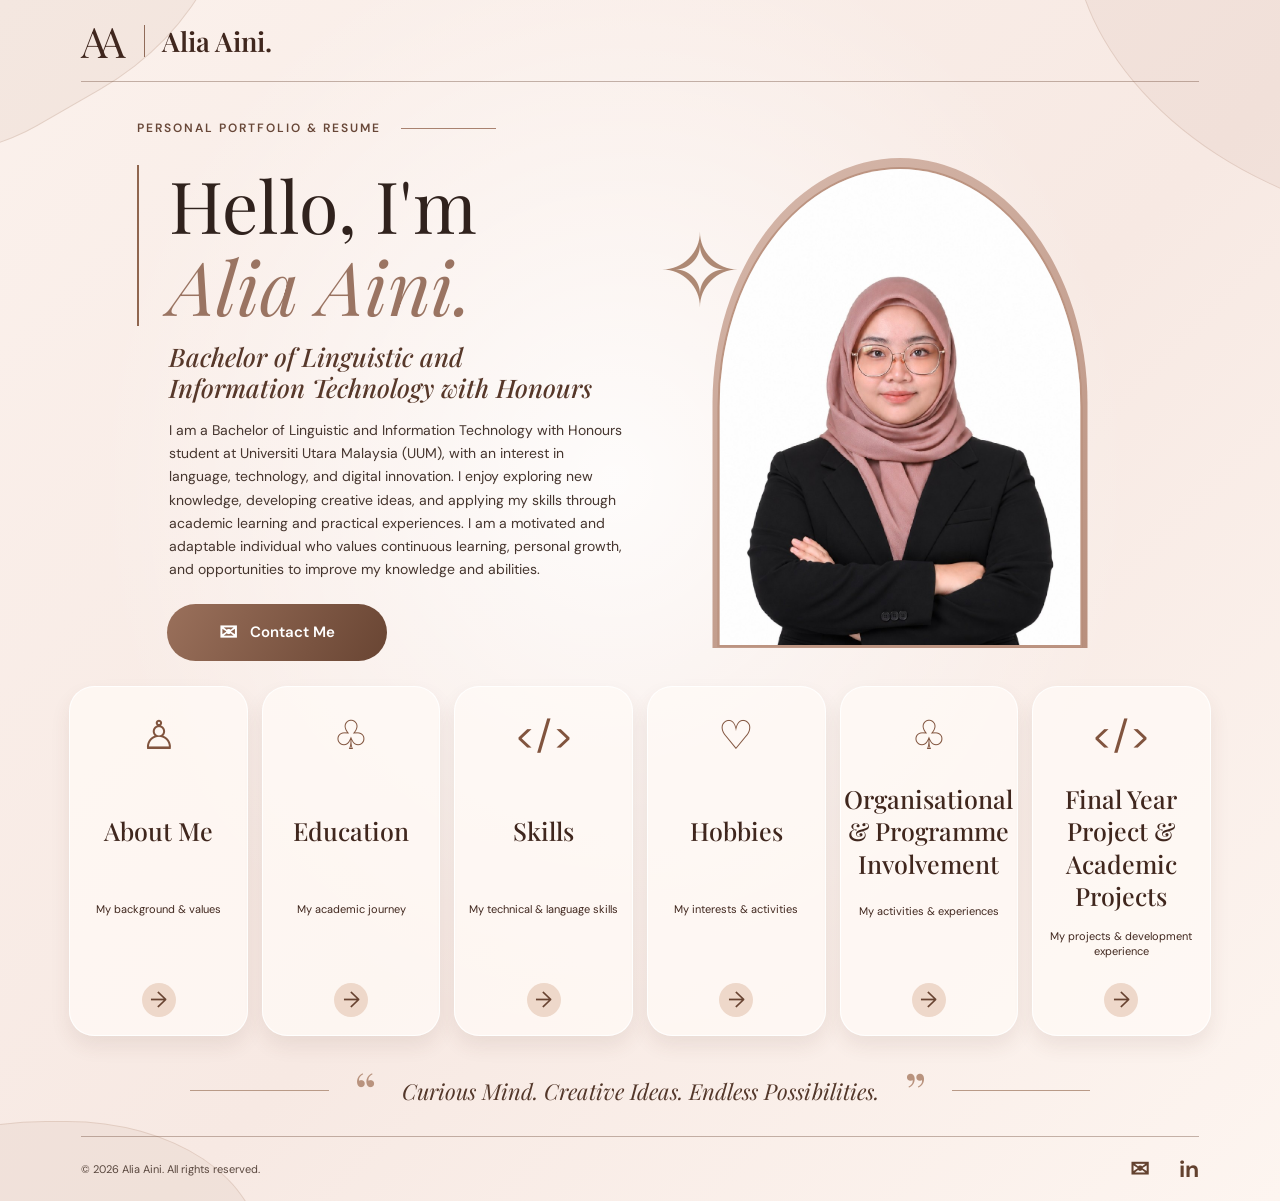
<file: index.html>
<!DOCTYPE html>
<html lang="en">
<head>
    <meta charset="UTF-8">
    <meta name="viewport" content="width=device-width, initial-scale=1.0">
    <title>Alia Aini | Personal Portfolio</title>
    <link rel="stylesheet" href="style.css">
</head>

<body>

<div class="page-wrapper">

    <!-- DECORATIVE BACKGROUND -->
    <div class="wave wave-one"></div>
    <div class="wave wave-two"></div>
    <div class="wave wave-three"></div>

    <!-- HEADER -->
    <header class="header">

        <a href="index.html" class="brand">
            <span class="brand-icon">AA</span>
            <span class="brand-divider"></span>
            <span class="brand-name">Alia Aini.</span>
        </a>



    </header>

    <!-- HOMEPAGE HERO -->
    <main>

        <section class="hero">

            <div class="hero-text">

                <p class="eyebrow">
                    PERSONAL PORTFOLIO & RESUME
                    <span></span>
                </p>

                <div class="hero-heading">

                    <h1>
                        Hello, I'm
                        <span>Alia Aini.</span>
                    </h1>

                </div>

                <h2>
                    Bachelor of Linguistic and<br>
                    Information Technology with Honours
                </h2>

                <p class="introduction">
                    I am a Bachelor of Linguistic and Information
                    Technology with Honours student at Universiti
                    Utara Malaysia (UUM), with an interest in
                    language, technology, and digital innovation.
                    I enjoy exploring new knowledge, developing
                    creative ideas, and applying my skills through
                    academic learning and practical experiences.
                    I am a motivated and adaptable individual who
                    values continuous learning, personal growth,
                    and opportunities to improve my knowledge
                    and abilities.
                </p>

                <a href="contact.html" class="contact-button">
                    <span>✉</span>
                    Contact Me
                </a>

            </div>

            <!-- PROFILE AREA -->
            <div class="hero-image-area">

                <div class="profile-decoration"></div>

                <div class="profile-frame">
                    <img src="profile.jpg"
                         alt="Alia Aini">
                </div>

                <div class="plant-decoration">
                    ✧
                </div>

            </div>

        </section>

        <!-- NAVIGATION CARDS -->
        <section class="navigation-cards">

            <!-- ABOUT ME -->
            <a href="about.html" class="nav-card">

                <span class="card-icon">♙</span>
                <h3>About Me</h3>
                <p>My background & values</p>
                <span class="arrow-circle">→</span>

            </a>

            <!-- EDUCATION -->
            <a href="education.html" class="nav-card">

                <span class="card-icon">♧</span>
                <h3>Education</h3>
                <p>My academic journey</p>
                <span class="arrow-circle">→</span>

            </a>

            <!-- SKILLS -->
            <a href="skills.html" class="nav-card">

                <span class="card-icon">&lt;/&gt;</span>
                <h3>Skills</h3>
                <p>My technical & language skills</p>
                <span class="arrow-circle">→</span>

            </a>

            <!-- HOBBIES -->
            <a href="hobbies.html" class="nav-card">

                <span class="card-icon">♡</span>
                <h3>Hobbies</h3>
                <p>My interests & activities</p>
                <span class="arrow-circle">→</span>

            </a>

            <!-- ORGANISATIONAL INVOLVEMENT -->
            <a href="involvement.html" class="nav-card">

                <span class="card-icon">♧</span>
                <h3>Organisational & Programme Involvement</h3>
                <p>My activities & experiences</p>
                <span class="arrow-circle">→</span>

            </a>

            <!-- PROJECTS -->
            <a href="projects.html" class="nav-card">

                <span class="card-icon">&lt;/&gt;</span>
                <h3>Final Year Project & Academic Projects</h3>
                <p>My projects & development experience</p>
                <span class="arrow-circle">→</span>

            </a>

        </section>

        <!-- QUOTE -->
        <section class="quote-section">

            <span class="quote-line"></span>

            <span class="quote-mark">“</span>

            <p>
                Curious Mind. Creative Ideas.
                Endless Possibilities.
            </p>

            <span class="quote-mark">”</span>

            <span class="quote-line"></span>

        </section>

    </main>

    <!-- FOOTER -->
    <footer class="footer">

        <p>© 2026 Alia Aini. All rights reserved.</p>

        <div class="social-links">

            <a href="contact.html" title="Email">✉</a>
            <a href="https://www.linkedin.com/"
               target="_blank"
               rel="noopener noreferrer"
               title="LinkedIn">in</a>

        </div>

    </footer>

</div>

</body>
</html>
</file>
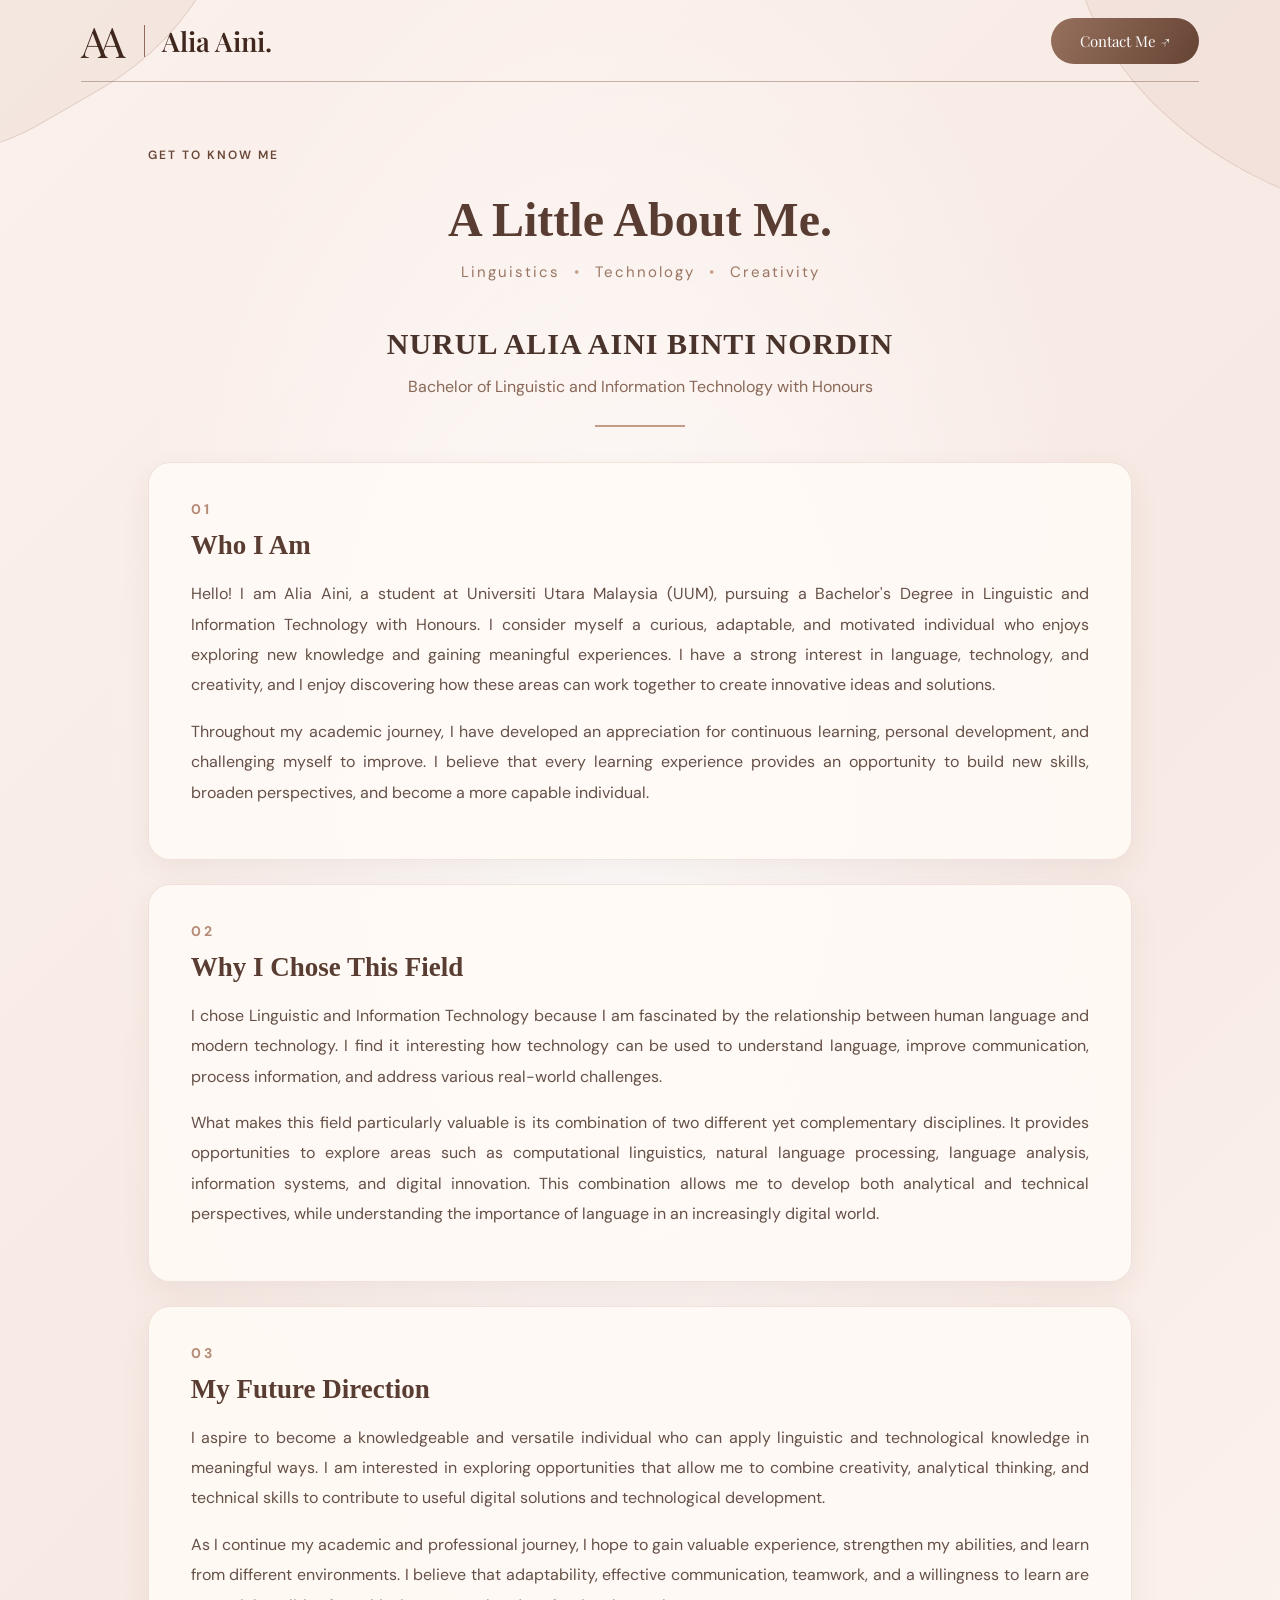
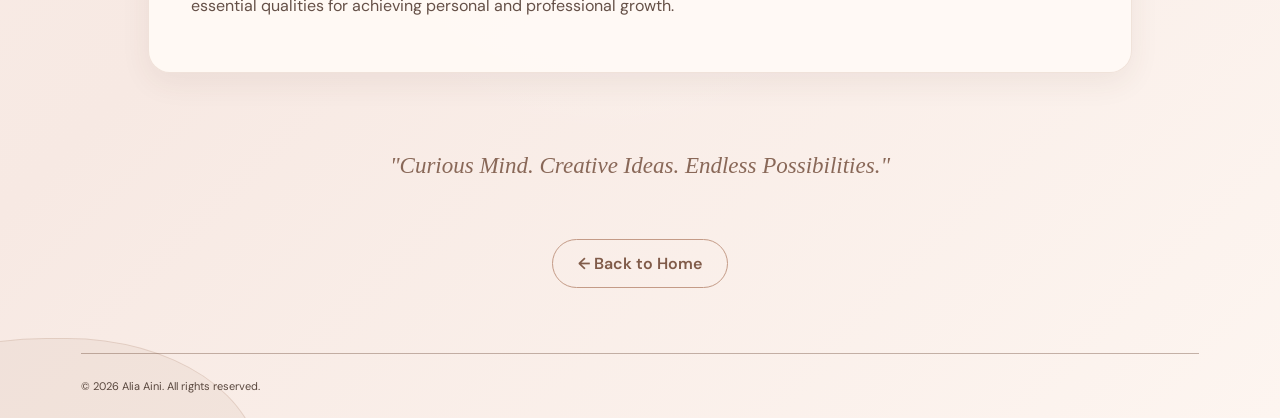
<file: about.html>
<!DOCTYPE html>
<html lang="en">
<head>
    <meta charset="UTF-8">
    <meta name="viewport" content="width=device-width, initial-scale=1.0">
    <title>About Me | Alia Aini</title>
    <link rel="stylesheet" href="style.css">
</head>

<body>

<div class="page-wrapper">

    <div class="wave wave-one"></div>
    <div class="wave wave-two"></div>
    <div class="wave wave-three"></div>

    <!-- HEADER -->
    <header class="header">

        <a href="index.html" class="brand">
            <span class="brand-icon">AA</span>
            <span class="brand-divider"></span>
            <span class="brand-name">Alia Aini.</span>
        </a>

        <a href="contact.html" class="connect-button">
            Contact Me ↗
        </a>

    </header>

    <!-- ABOUT ME -->
    <main class="about-main">

        <section class="about-heading">

            <p class="eyebrow">GET TO KNOW ME</p>

            <h1>A Little About Me.</h1>

            <p class="about-tagline">
                Linguistics <span>•</span>
                Technology <span>•</span>
                Creativity
            </p>

        </section>

        <!-- PERSONAL IDENTITY -->
        <section class="about-identity">

            <h2>NURUL ALIA AINI BINTI NORDIN</h2>

            <p>
                Bachelor of Linguistic and Information
                Technology with Honours
            </p>

            <div class="about-divider"></div>

        </section>

        <!-- ABOUT CONTENT -->
        <section class="about-content">

            <article class="about-card">

                <span class="about-number">01</span>

                <h3>Who I Am</h3>

                <p>
                    Hello! I am Alia Aini, a student at
                    Universiti Utara Malaysia (UUM), pursuing
                    a Bachelor's Degree in Linguistic and
                    Information Technology with Honours.
                    I consider myself a curious, adaptable,
                    and motivated individual who enjoys
                    exploring new knowledge and gaining
                    meaningful experiences. I have a strong
                    interest in language, technology, and
                    creativity, and I enjoy discovering how
                    these areas can work together to create
                    innovative ideas and solutions.
                </p>

                <p>
                    Throughout my academic journey, I have
                    developed an appreciation for continuous
                    learning, personal development, and
                    challenging myself to improve. I believe
                    that every learning experience provides
                    an opportunity to build new skills,
                    broaden perspectives, and become a
                    more capable individual.
                </p>

            </article>

            <article class="about-card">

                <span class="about-number">02</span>

                <h3>Why I Chose This Field</h3>

                <p>
                    I chose Linguistic and Information
                    Technology because I am fascinated by
                    the relationship between human language
                    and modern technology. I find it
                    interesting how technology can be used
                    to understand language, improve
                    communication, process information,
                    and address various real-world challenges.
                </p>

                <p>
                    What makes this field particularly
                    valuable is its combination of two
                    different yet complementary disciplines.
                    It provides opportunities to explore
                    areas such as computational linguistics,
                    natural language processing, language
                    analysis, information systems, and
                    digital innovation. This combination
                    allows me to develop both analytical
                    and technical perspectives, while
                    understanding the importance of language
                    in an increasingly digital world.
                </p>

            </article>

            <article class="about-card">

                <span class="about-number">03</span>

                <h3>My Future Direction</h3>

                <p>
                    I aspire to become a knowledgeable and
                    versatile individual who can apply
                    linguistic and technological knowledge
                    in meaningful ways. I am interested in
                    exploring opportunities that allow me
                    to combine creativity, analytical
                    thinking, and technical skills to
                    contribute to useful digital solutions
                    and technological development.
                </p>

                <p>
                    As I continue my academic and
                    professional journey, I hope to gain
                    valuable experience, strengthen my
                    abilities, and learn from different
                    environments. I believe that adaptability,
                    effective communication, teamwork, and
                    a willingness to learn are essential
                    qualities for achieving personal and
                    professional growth.
                </p>

            </article>

        </section>

        <!-- QUOTE -->
        <section class="about-quote">

            <p>
                "Curious Mind. Creative Ideas.
                Endless Possibilities."
            </p>

        </section>

        <div class="about-back">
            <a href="index.html">← Back to Home</a>
        </div>

    </main>

    <!-- FOOTER -->
    <footer class="footer">
        <p>© 2026 Alia Aini. All rights reserved.</p>
    </footer>

</div>

</body>
</html>
</file>
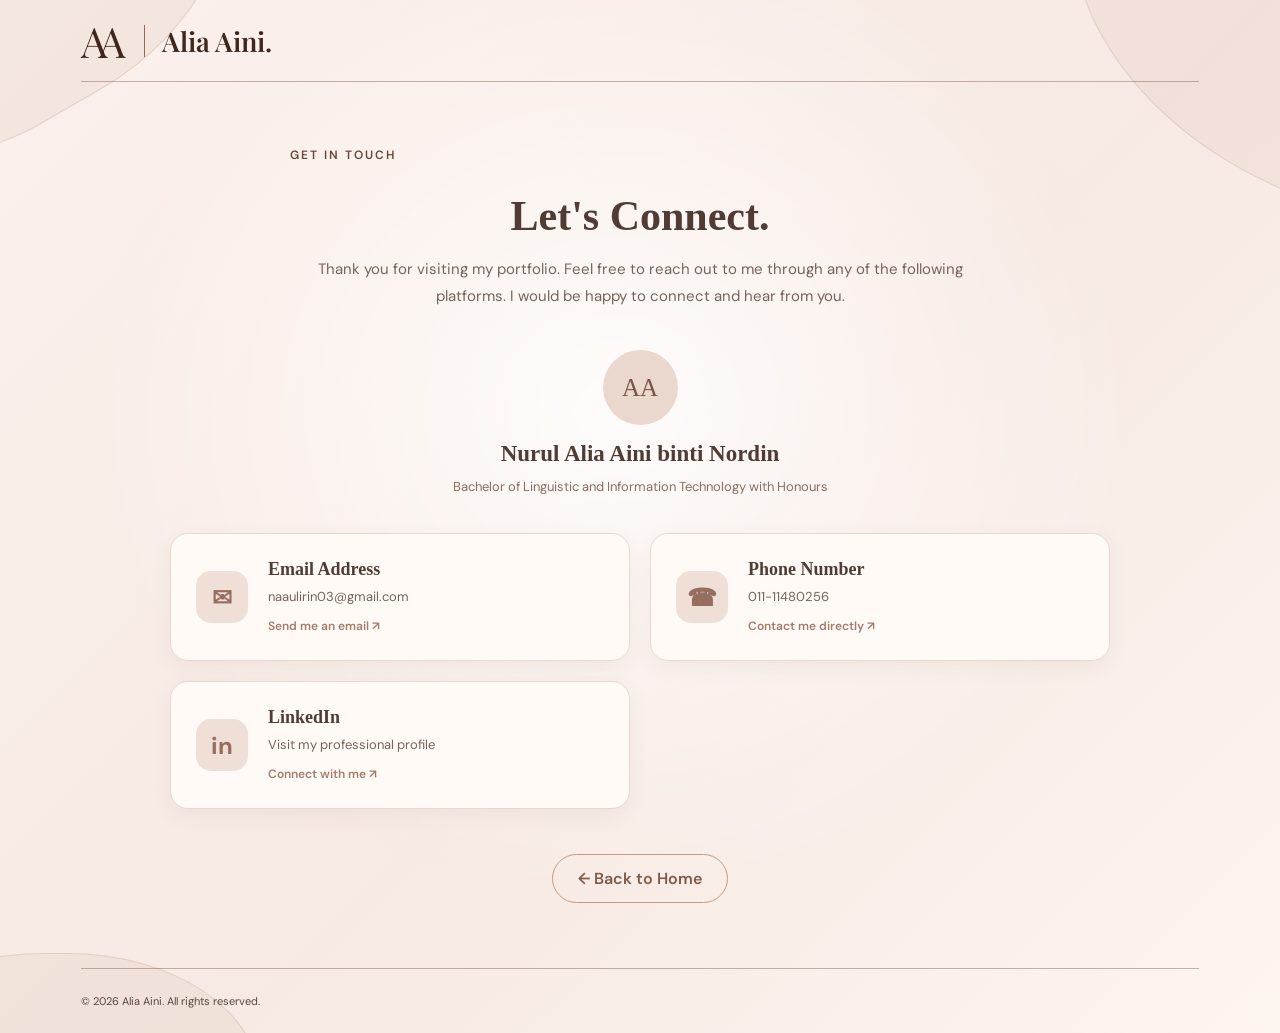
<file: contact.html>
<!DOCTYPE html>
<html lang="en">
<head>
    <meta charset="UTF-8">
    <meta name="viewport" content="width=device-width, initial-scale=1.0">
    <title>Contact Me | Alia Aini</title>
    <link rel="stylesheet" href="style.css">
</head>
<body>

<div class="page-wrapper">

    <div class="wave wave-one"></div>
    <div class="wave wave-two"></div>
    <div class="wave wave-three"></div>

    <header class="header">
        <a href="index.html" class="brand">
            <span class="brand-icon">AA</span>
            <span class="brand-divider"></span>
            <span class="brand-name">Alia Aini.</span>
        </a>
    </header>

    <main class="contact-main">

        <section class="contact-heading">
            <p class="eyebrow">GET IN TOUCH</p>
            <h1>Let's Connect.</h1>
            <p>
                Thank you for visiting my portfolio. Feel free to reach
                out to me through any of the following platforms.
                I would be happy to connect and hear from you.
            </p>
        </section>

        <section class="contact-profile">

            <div class="contact-initials">AA</div>

            <h2>Nurul Alia Aini binti Nordin</h2>

            <p>
                Bachelor of Linguistic and Information Technology
                with Honours
            </p>

        </section>

        <section class="contact-grid">

            <!-- EMAIL -->

            <a href="https://mail.google.com/mail/?view=cm&fs=1&to=naaulirin03@gmail.com"
               target="_blank"
               rel="noopener noreferrer"
               class="contact-card">

                <div class="contact-icon">✉</div>

                <div class="contact-info">
                    <h3>Email Address</h3>
                    <p>naaulirin03@gmail.com</p>
                    <span>Send me an email ↗</span>
                </div>

            </a>

            <!-- PHONE -->

            <a href="tel:+601111480256"
               class="contact-card">

                <div class="contact-icon">☎</div>

                <div class="contact-info">
                    <h3>Phone Number</h3>
                    <p>011-11480256</p>
                    <span>Contact me directly ↗</span>
                </div>

            </a>

            <!-- LINKEDIN -->

            <a href="https://www.linkedin.com/"
               target="_blank"
               rel="noopener noreferrer"
               class="contact-card">

                <div class="contact-icon">in</div>

                <div class="contact-info">
                    <h3>LinkedIn</h3>
                    <p>Visit my professional profile</p>
                    <span>Connect with me ↗</span>
                </div>

            </a>

        </section>

        <div class="skills-back">
            <a href="index.html">← Back to Home</a>
        </div>

    </main>

    <footer class="footer">
        <p>© 2026 Alia Aini. All rights reserved.</p>
    </footer>

</div>

</body>
</html>
</file>
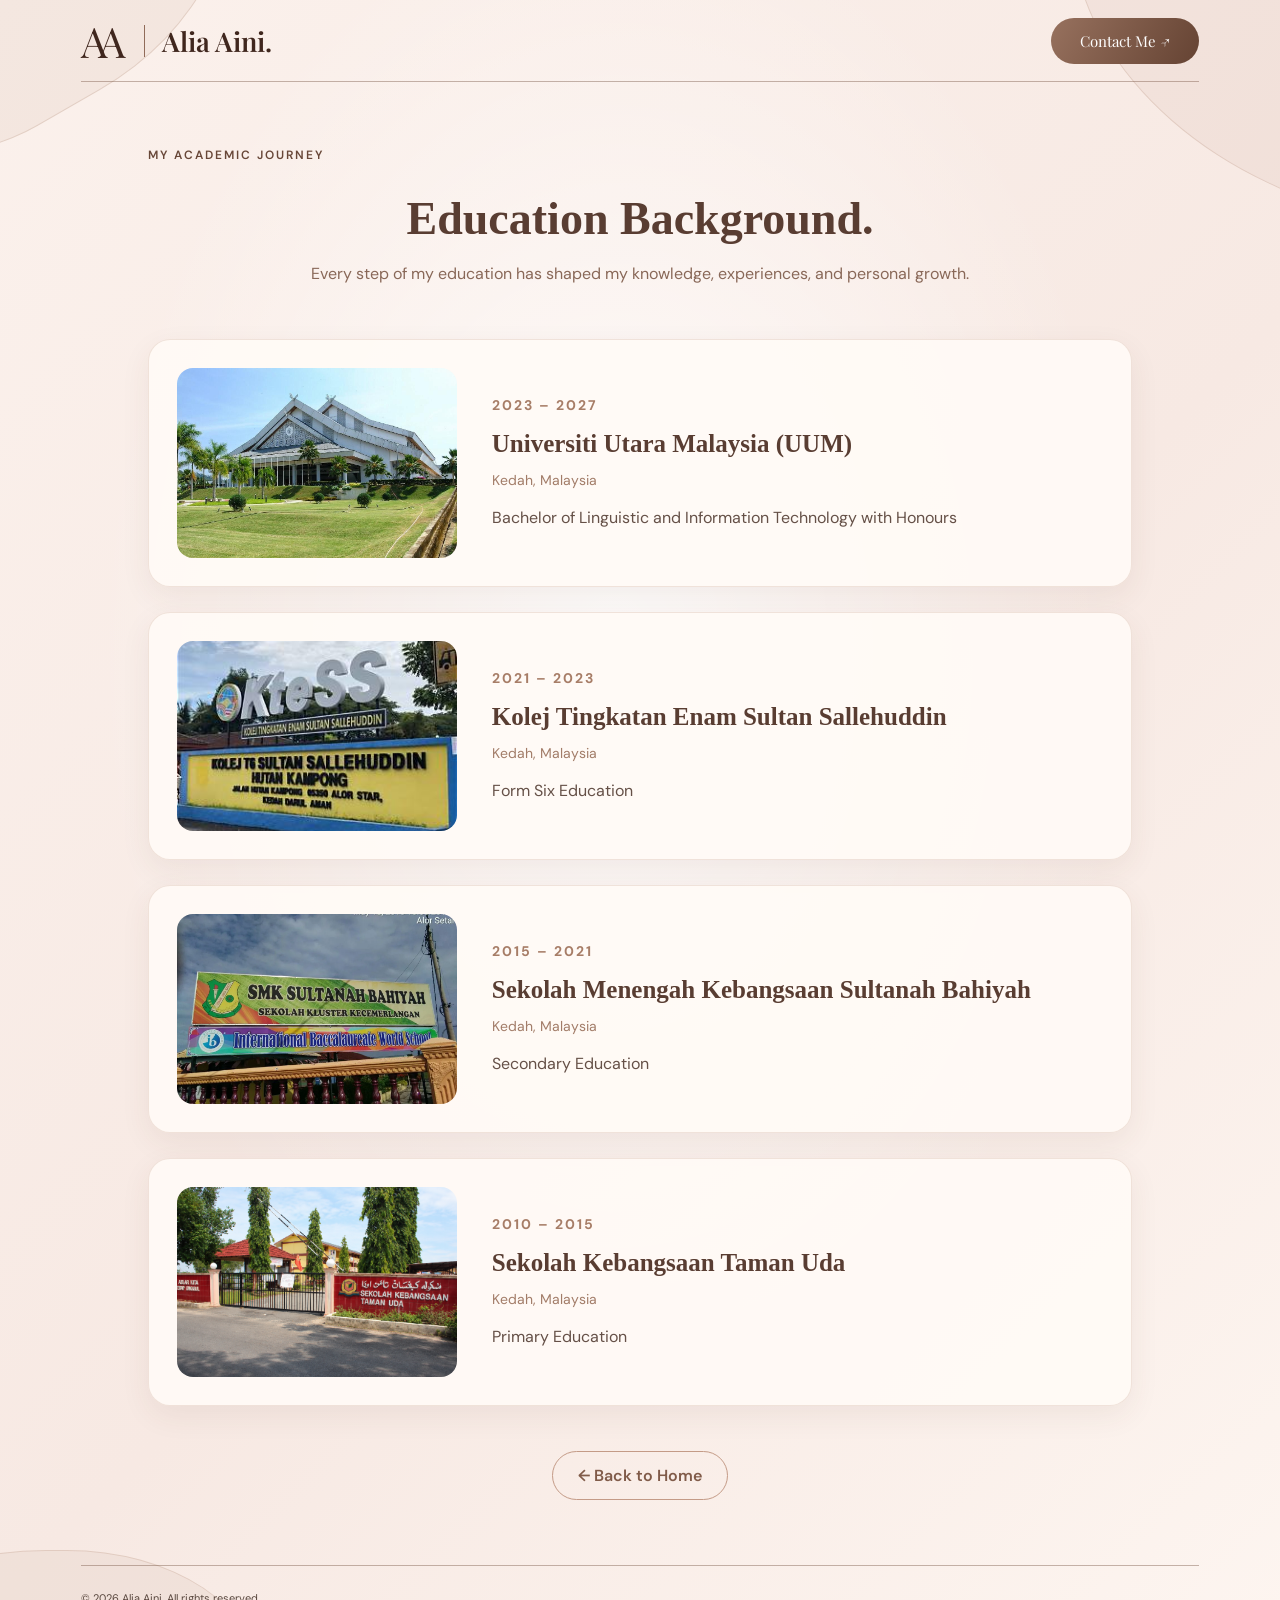
<file: education.html>
<!DOCTYPE html>
<html lang="en">
<head>
    <meta charset="UTF-8">
    <meta name="viewport" content="width=device-width, initial-scale=1.0">
    <title>Education | Alia Aini</title>
    <link rel="stylesheet" href="style.css">
</head>

<body>

<div class="page-wrapper">

    <div class="wave wave-one"></div>
    <div class="wave wave-two"></div>
    <div class="wave wave-three"></div>

    <!-- HEADER -->
    <header class="header">

        <a href="index.html" class="brand">
            <span class="brand-icon">AA</span>
            <span class="brand-divider"></span>
            <span class="brand-name">Alia Aini.</span>
        </a>

        <a href="contact.html" class="connect-button">
            Contact Me ↗
        </a>

    </header>

    <!-- EDUCATION CONTENT -->
    <main class="education-main">

        <section class="education-heading">

            <p class="eyebrow">MY ACADEMIC JOURNEY</p>

            <h1>Education Background.</h1>

            <p>
                Every step of my education has shaped my
                knowledge, experiences, and personal growth.
            </p>

        </section>

        <!-- UNIVERSITY -->
        <section class="education-card">

            <div class="education-image">
                <img src="uum.jpg" alt="Universiti Utara Malaysia">
            </div>

            <div class="education-details">

                <span class="education-year">2023 – 2027</span>

                <h2>Universiti Utara Malaysia (UUM)</h2>

                <p class="education-location">
                    Kedah, Malaysia
                </p>

                <p class="education-course">
                    Bachelor of Linguistic and Information
                    Technology with Honours
                </p>

            </div>

        </section>

        <!-- FORM SIX -->
        <section class="education-card">

            <div class="education-image">
                <img src="kolej-sultan-sallehuddin.jpg"
                     alt="Kolej Tingkatan Enam Sultan Sallehuddin">
            </div>

            <div class="education-details">

                <span class="education-year">2021 – 2023</span>

                <h2>Kolej Tingkatan Enam Sultan Sallehuddin</h2>

                <p class="education-location">
                    Kedah, Malaysia
                </p>

                <p class="education-course">
                    Form Six Education
                </p>

            </div>

        </section>

        <!-- SECONDARY SCHOOL -->
        <section class="education-card">

            <div class="education-image">
                <img src="smk-sultanah-bahiyah.jpg"
                     alt="Sekolah Menengah Kebangsaan Sultanah Bahiyah">
            </div>

            <div class="education-details">

                <span class="education-year">2015 – 2021</span>

                <h2>Sekolah Menengah Kebangsaan Sultanah Bahiyah</h2>

                <p class="education-location">
                    Kedah, Malaysia
                </p>

                <p class="education-course">
                    Secondary Education
                </p>

            </div>

        </section>

        <!-- PRIMARY SCHOOL -->
        <section class="education-card">

            <div class="education-image">
                <img src="sk-taman-uda.jpg"
                     alt="Sekolah Kebangsaan Taman Uda">
            </div>

            <div class="education-details">

                <span class="education-year">2010 – 2015</span>

                <h2>Sekolah Kebangsaan Taman Uda</h2>

                <p class="education-location">
                    Kedah, Malaysia
                </p>

                <p class="education-course">
                    Primary Education
                </p>

            </div>

        </section>

        <div class="education-back">
            <a href="index.html">← Back to Home</a>
        </div>

    </main>

    <!-- FOOTER -->
    <footer class="footer">
        <p>© 2026 Alia Aini. All rights reserved.</p>
    </footer>

</div>

</body>
</html>
</file>
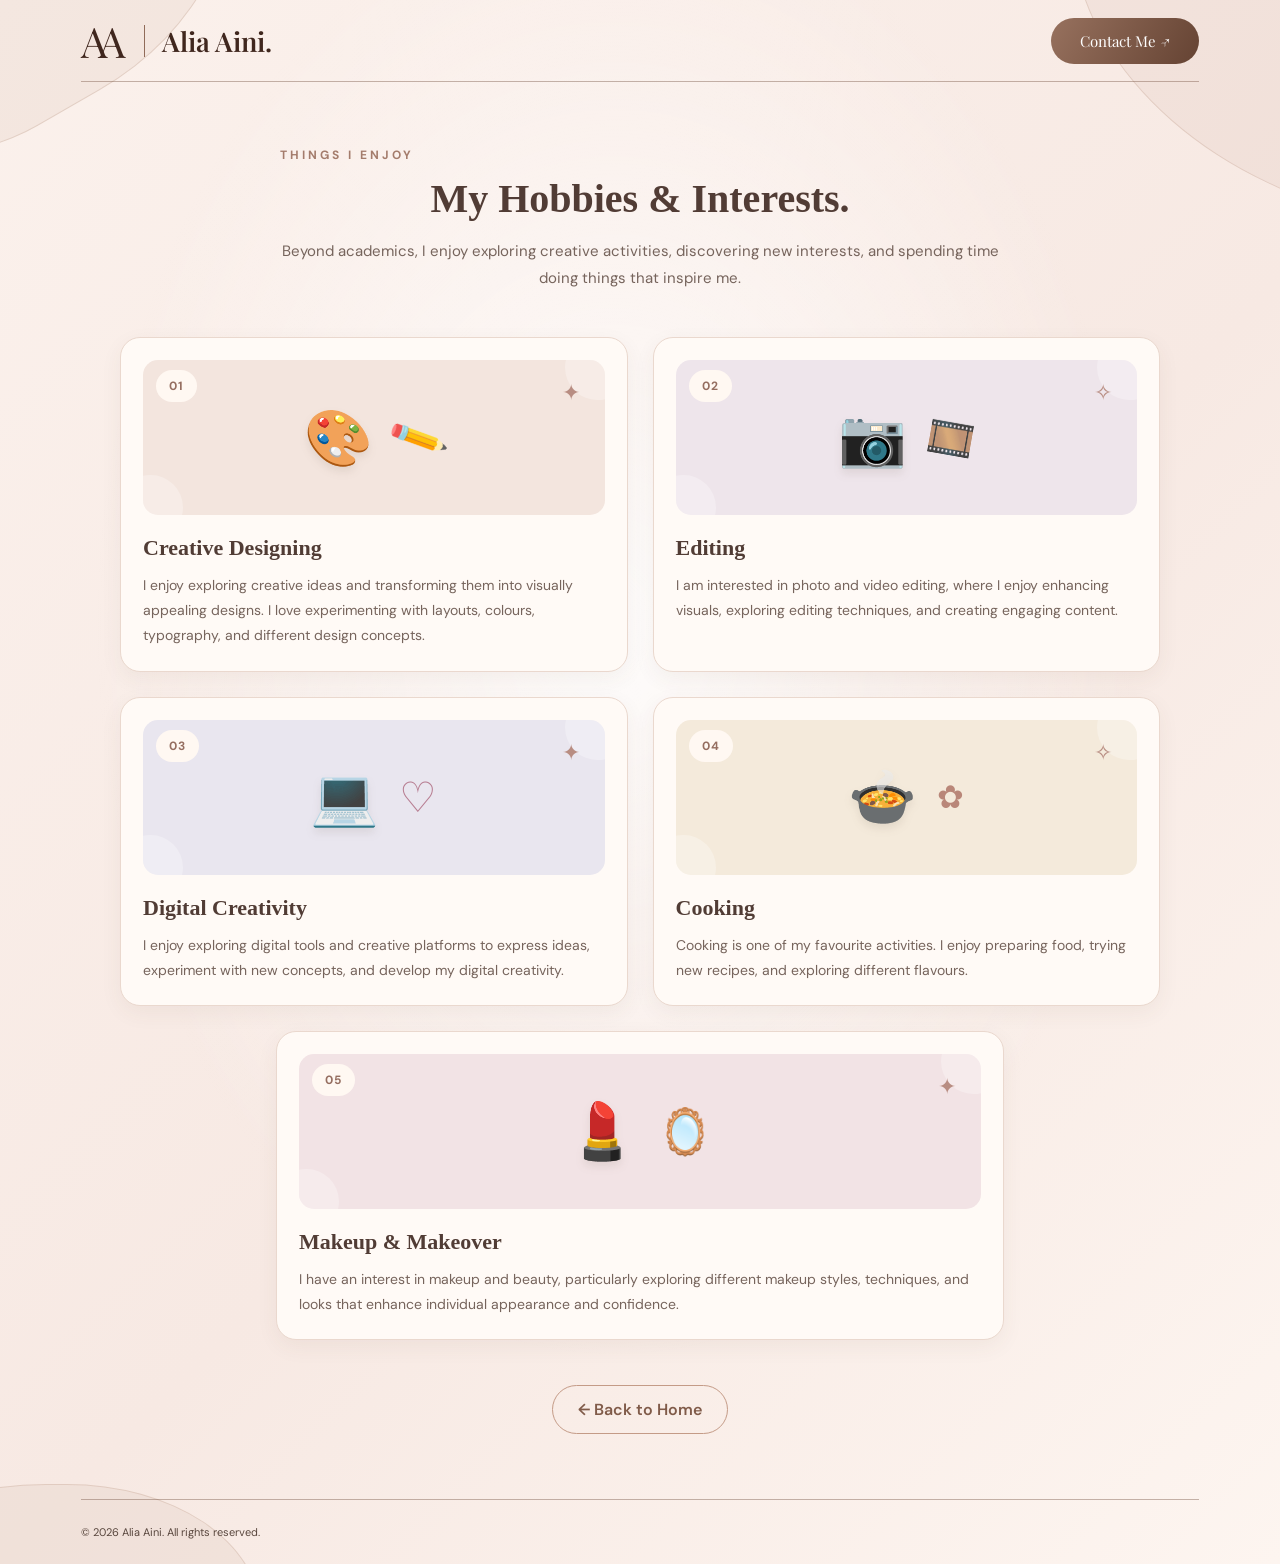
<file: hobbies.html>
<!DOCTYPE html>
<html lang="en">
<head>
    <meta charset="UTF-8">
    <meta name="viewport" content="width=device-width, initial-scale=1.0">
    <title>Hobbies | Alia Aini</title>
    <link rel="stylesheet" href="style.css">
</head>
<body>
<div class="page-wrapper">

    <div class="wave wave-one"></div>
    <div class="wave wave-two"></div>
    <div class="wave wave-three"></div>

    <header class="header">
        <a href="index.html" class="brand">
            <span class="brand-icon">AA</span>
            <span class="brand-divider"></span>
            <span class="brand-name">Alia Aini.</span>
        </a>
        <a href="contact.html" class="connect-button">Contact Me ↗</a>
    </header>

    <main class="hobbies-main">

        <section class="hobbies-heading">
            <p class="eyebrow">THINGS I ENJOY</p>
            <h1>My Hobbies & Interests.</h1>
            <p>
                Beyond academics, I enjoy exploring creative activities,
                discovering new interests, and spending time doing things
                that inspire me.
            </p>
        </section>

        <section class="hobbies-grid">

            <article class="hobby-card">
                <span class="hobby-number">01</span>
                <div class="hobby-illustration design-art">
                    <span class="art-sparkle">✦</span>
                    <span class="art-palette">🎨</span>
                    <span class="art-pencil">✏️</span>
                </div>
                <h2>Creative Designing</h2>
                <p>I enjoy exploring creative ideas and transforming them into visually appealing designs. I love experimenting with layouts, colours, typography, and different design concepts.</p>
            </article>

            <article class="hobby-card">
                <span class="hobby-number">02</span>
                <div class="hobby-illustration editing-art">
                    <span class="art-camera">📷</span>
                    <span class="art-film">🎞️</span>
                    <span class="art-sparkle">✧</span>
                </div>
                <h2>Editing</h2>
                <p>I am interested in photo and video editing, where I enjoy enhancing visuals, exploring editing techniques, and creating engaging content.</p>
            </article>

            <article class="hobby-card">
                <span class="hobby-number">03</span>
                <div class="hobby-illustration digital-art">
                    <span class="art-tablet">💻</span>
                    <span class="art-heart">♡</span>
                    <span class="art-sparkle">✦</span>
                </div>
                <h2>Digital Creativity</h2>
                <p>I enjoy exploring digital tools and creative platforms to express ideas, experiment with new concepts, and develop my digital creativity.</p>
            </article>

            <article class="hobby-card">
                <span class="hobby-number">04</span>
                <div class="hobby-illustration cooking-art">
                    <span class="art-pot">🍲</span>
                    <span class="art-flower">✿</span>
                    <span class="art-sparkle">✧</span>
                </div>
                <h2>Cooking</h2>
                <p>Cooking is one of my favourite activities. I enjoy preparing food, trying new recipes, and exploring different flavours.</p>
            </article>

            <article class="hobby-card">
                <span class="hobby-number">05</span>
                <div class="hobby-illustration makeup-art">
                    <span class="art-makeup">💄</span>
                    <span class="art-mirror">🪞</span>
                    <span class="art-sparkle">✦</span>
                </div>
                <h2>Makeup & Makeover</h2>
                <p>I have an interest in makeup and beauty, particularly exploring different makeup styles, techniques, and looks that enhance individual appearance and confidence.</p>
            </article>

        </section>

        <div class="skills-back">
            <a href="index.html">← Back to Home</a>
        </div>

    </main>

    <footer class="footer">
        <p>© 2026 Alia Aini. All rights reserved.</p>
    </footer>

</div>
</body>
</html>
</file>
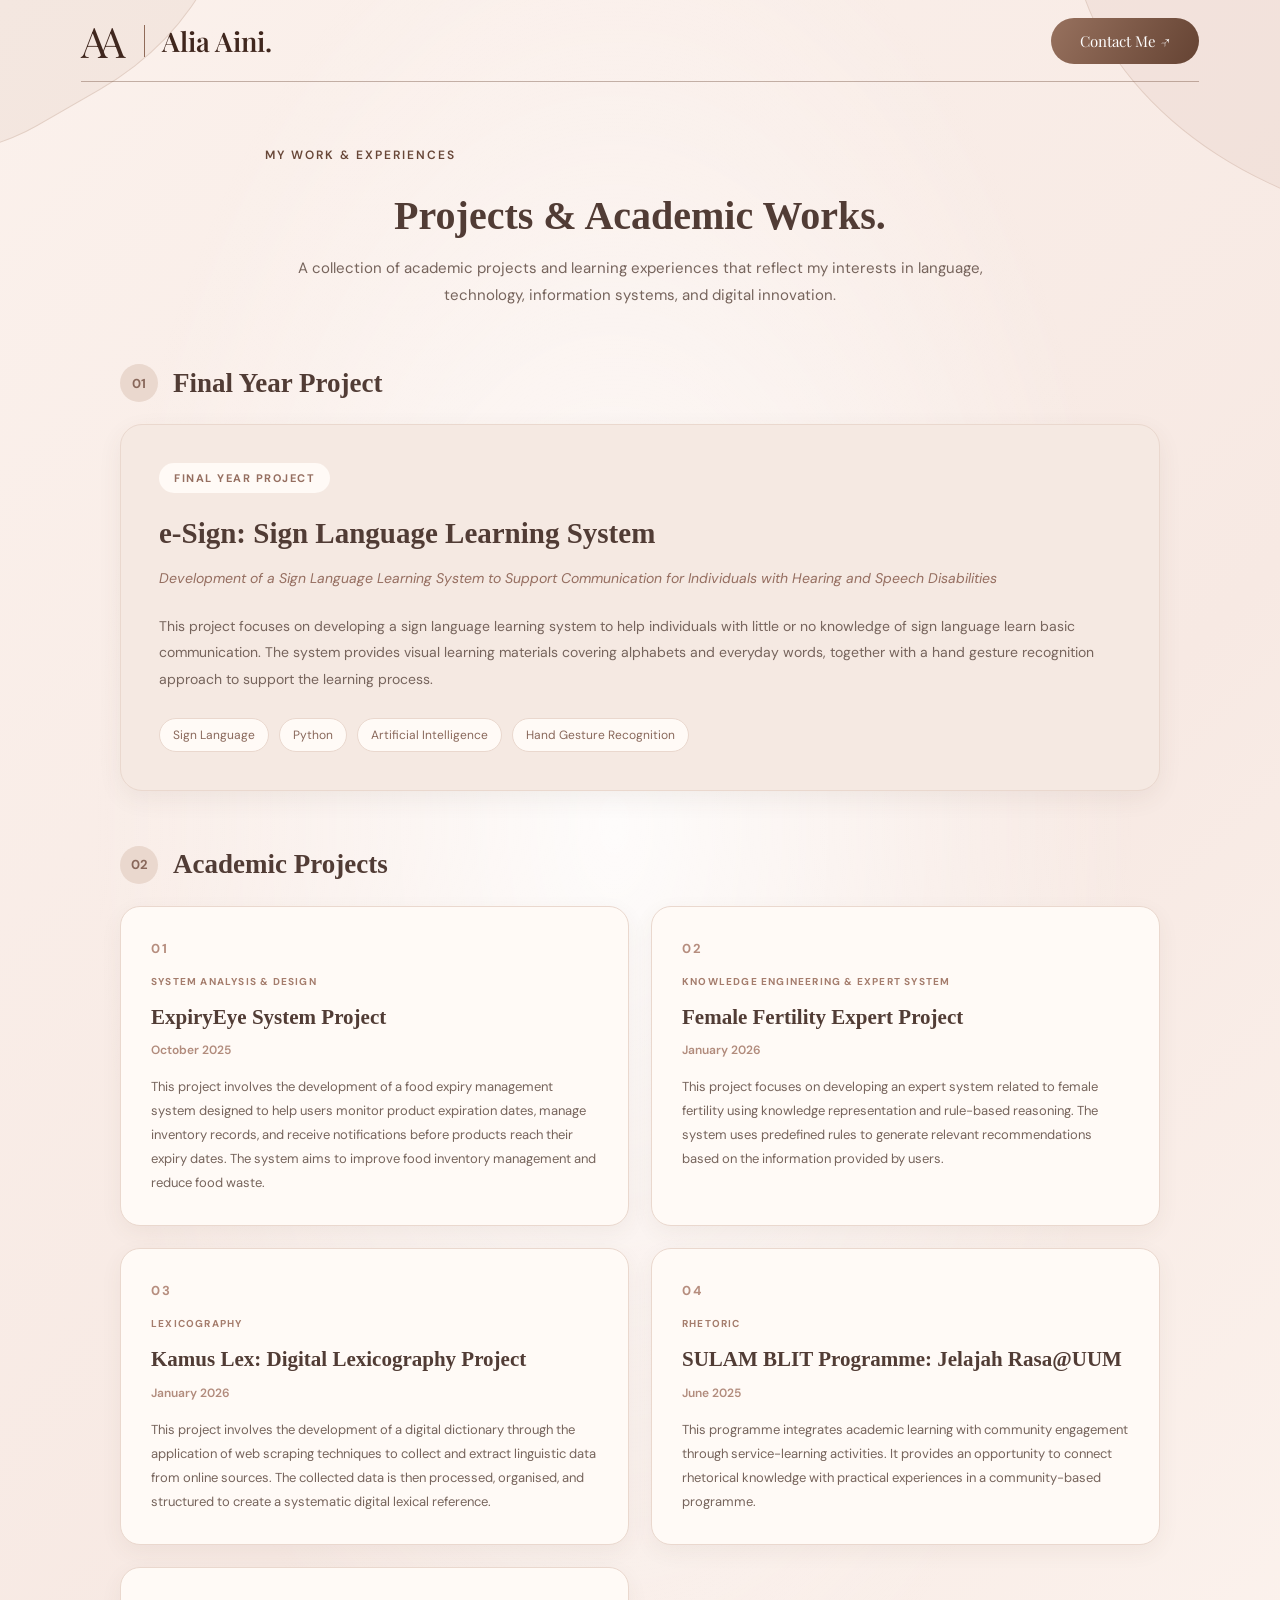
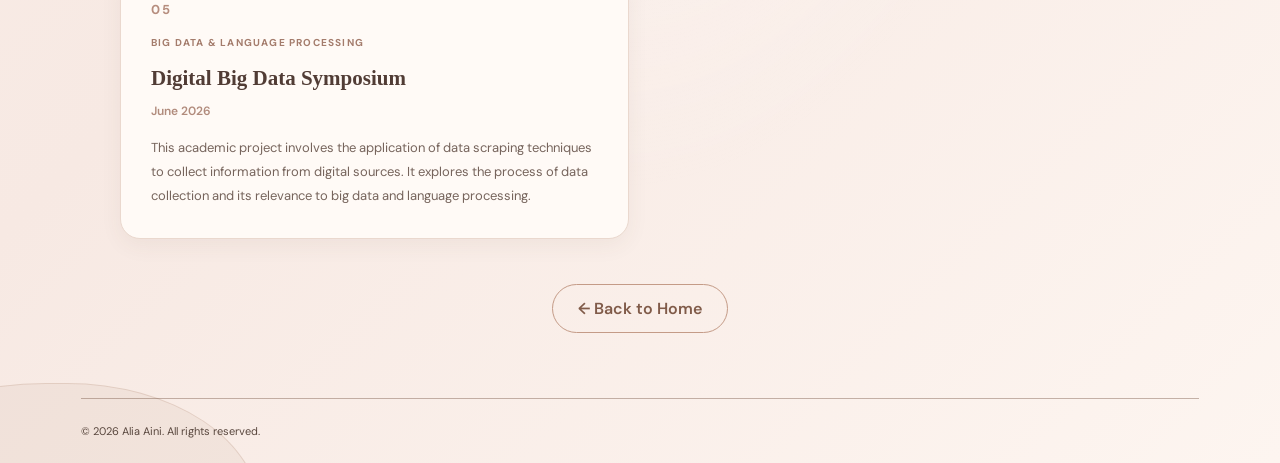
<file: projects.html>
<!DOCTYPE html>
<html lang="en">
<head>
    <meta charset="UTF-8">
    <meta name="viewport" content="width=device-width, initial-scale=1.0">
    <title>Projects | Alia Aini</title>
    <link rel="stylesheet" href="style.css">
</head>
<body>
<div class="page-wrapper">

    <div class="wave wave-one"></div>
    <div class="wave wave-two"></div>
    <div class="wave wave-three"></div>

    <header class="header">
        <a href="index.html" class="brand">
            <span class="brand-icon">AA</span>
            <span class="brand-divider"></span>
            <span class="brand-name">Alia Aini.</span>
        </a>
        <a href="contact.html" class="connect-button">Contact Me ↗</a>
    </header>

    <main class="projects-main">

        <section class="projects-heading">
            <p class="eyebrow">MY WORK & EXPERIENCES</p>
            <h1>Projects & Academic Works.</h1>
            <p>
                A collection of academic projects and learning experiences
                that reflect my interests in language, technology,
                information systems, and digital innovation.
            </p>
        </section>

        <!-- FINAL YEAR PROJECT -->

        <section class="fyp-section">
            <div class="section-label">
                <span>01</span>
                <h2>Final Year Project</h2>
            </div>

            <article class="fyp-card">
                <span class="project-tag">FINAL YEAR PROJECT</span>

                <h3>e-Sign: Sign Language Learning System</h3>

                <p class="project-subtitle">
                    Development of a Sign Language Learning System to
                    Support Communication for Individuals with Hearing
                    and Speech Disabilities
                </p>

                <p class="project-description">
                    This project focuses on developing a sign language
                    learning system to help individuals with little or
                    no knowledge of sign language learn basic communication.
                    The system provides visual learning materials covering
                    alphabets and everyday words, together with a hand
                    gesture recognition approach to support the learning
                    process.
                </p>

                <div class="project-focus">
                    <span>Sign Language</span>
                    <span>Python</span>
                    <span>Artificial Intelligence</span>
                    <span>Hand Gesture Recognition</span>
                </div>
            </article>
        </section>

        <!-- ACADEMIC PROJECTS -->

        <section class="academic-section">

            <div class="section-label">
                <span>02</span>
                <h2>Academic Projects</h2>
            </div>

            <div class="academic-projects-grid">

                <article class="academic-project-card">
                    <span class="academic-project-number">01</span>
                    <p class="project-category">SYSTEM ANALYSIS & DESIGN</p>
                    <h3>ExpiryEye System Project</h3>
                    <p class="project-date">October 2025</p>
                    <p class="project-description">
                        This project involves the development of a food
                        expiry management system designed to help users
                        monitor product expiration dates, manage inventory
                        records, and receive notifications before products
                        reach their expiry dates. The system aims to improve
                        food inventory management and reduce food waste.
                    </p>
                </article>

                <article class="academic-project-card">
                    <span class="academic-project-number">02</span>
                    <p class="project-category">KNOWLEDGE ENGINEERING & EXPERT SYSTEM</p>
                    <h3>Female Fertility Expert Project</h3>
                    <p class="project-date">January 2026</p>
                    <p class="project-description">
                        This project focuses on developing an expert system
                        related to female fertility using knowledge
                        representation and rule-based reasoning. The system
                        uses predefined rules to generate relevant
                        recommendations based on the information provided
                        by users.
                    </p>
                </article>

                <article class="academic-project-card">
                    <span class="academic-project-number">03</span>
                    <p class="project-category">LEXICOGRAPHY</p>
                    <h3>Kamus Lex: Digital Lexicography Project</h3>
                    <p class="project-date">January 2026</p>
                    <p class="project-description">
                        This project involves the development of a digital
                        dictionary through the application of web scraping
                        techniques to collect and extract linguistic data
                        from online sources. The collected data is then
                        processed, organised, and structured to create a
                        systematic digital lexical reference.
                    </p>
                </article>

                <article class="academic-project-card">
                    <span class="academic-project-number">04</span>
                    <p class="project-category">RHETORIC</p>
                    <h3>SULAM BLIT Programme: Jelajah Rasa@UUM</h3>
                    <p class="project-date">June 2025</p>
                    <p class="project-description">
                        This programme integrates academic learning with
                        community engagement through service-learning
                        activities. It provides an opportunity to connect
                        rhetorical knowledge with practical experiences
                        in a community-based programme.
                    </p>
                </article>

                <article class="academic-project-card">
                    <span class="academic-project-number">05</span>
                    <p class="project-category">BIG DATA & LANGUAGE PROCESSING</p>
                    <h3>Digital Big Data Symposium</h3>
                    <p class="project-date">June 2026</p>
                    <p class="project-description">
                        This academic project involves the application of
                        data scraping techniques to collect information
                        from digital sources. It explores the process of
                        data collection and its relevance to big data and
                        language processing.
                    </p>
                </article>

            </div>
        </section>

        <div class="skills-back">
            <a href="index.html">← Back to Home</a>
        </div>

    </main>

    <footer class="footer">
        <p>© 2026 Alia Aini. All rights reserved.</p>
    </footer>

</div>
</body>
</html>
</file>
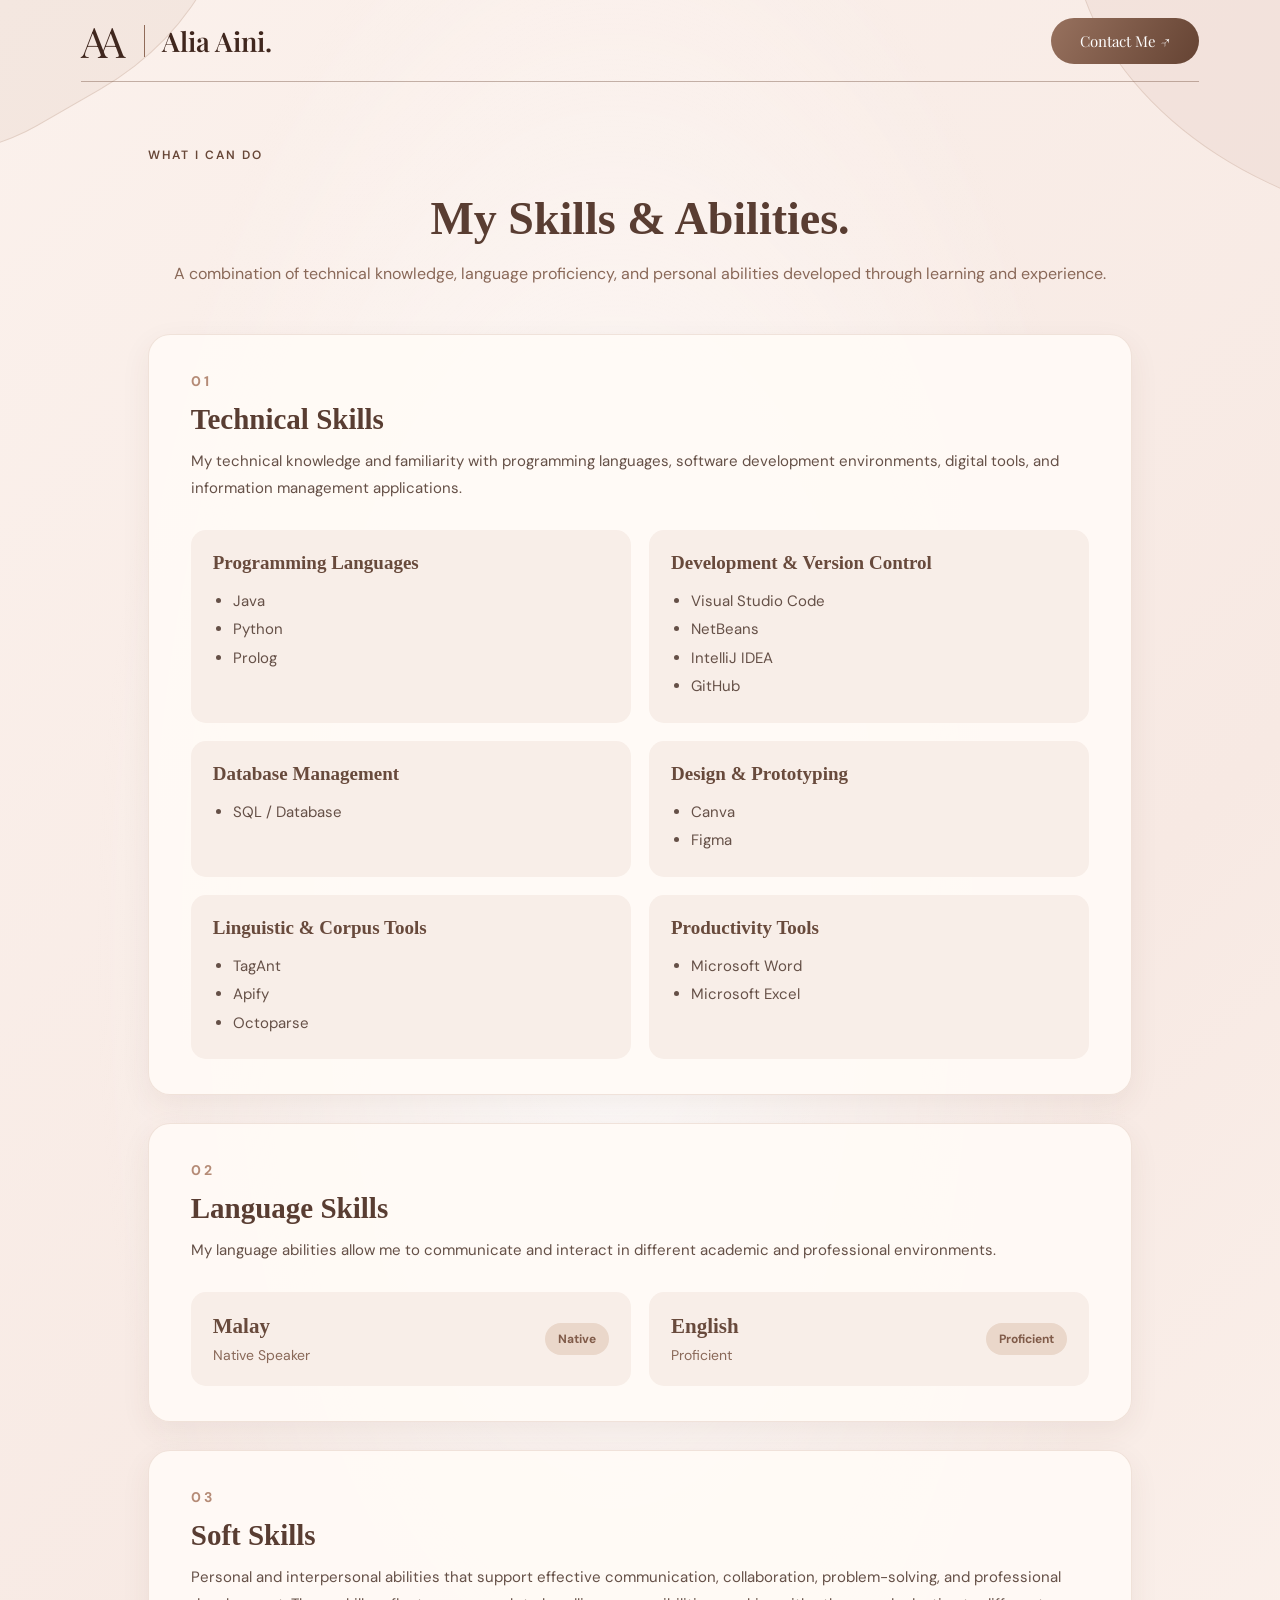
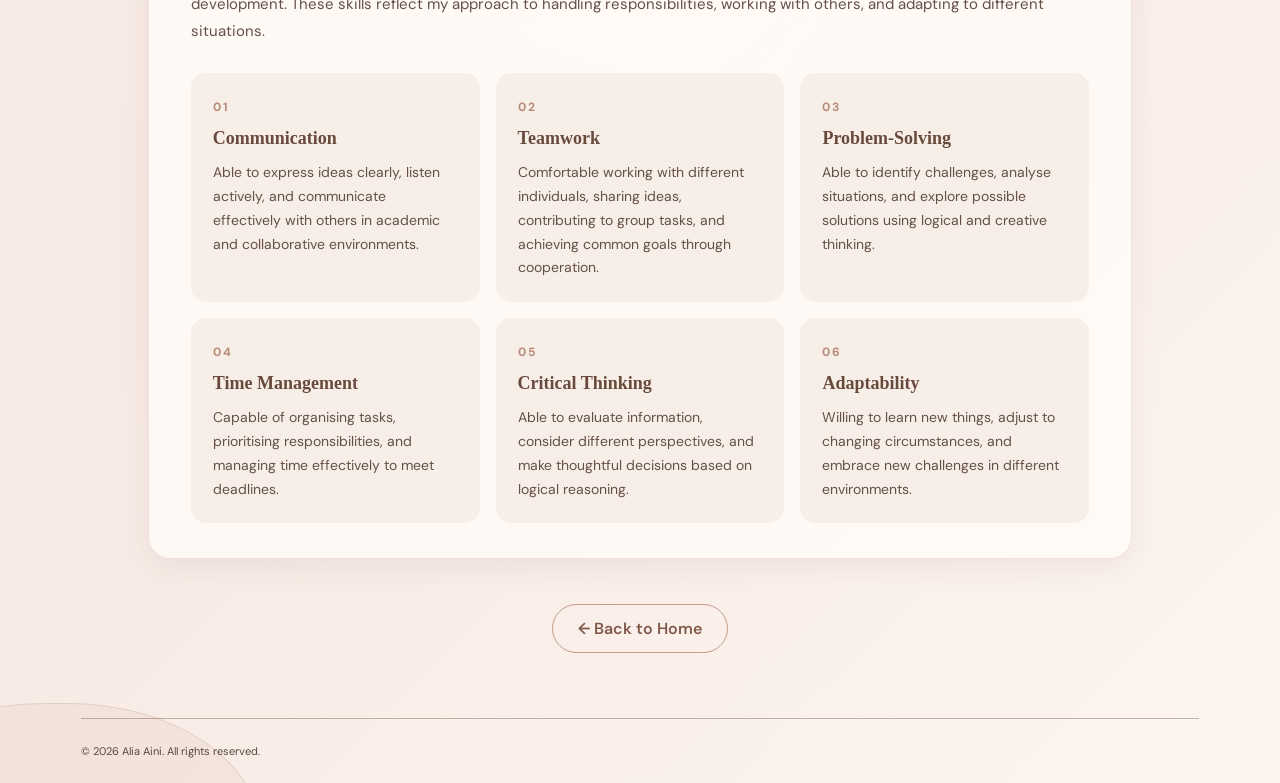
<file: skills.html>
<!DOCTYPE html>
<html lang="en">
<head>
    <meta charset="UTF-8">
    <meta name="viewport" content="width=device-width, initial-scale=1.0">
    <title>Skills | Alia Aini</title>
    <link rel="stylesheet" href="style.css">
</head>

<body>

<div class="page-wrapper">

    <!-- DECORATIVE BACKGROUND -->
    <div class="wave wave-one"></div>
    <div class="wave wave-two"></div>
    <div class="wave wave-three"></div>

    <!-- HEADER -->
    <header class="header">

        <a href="index.html" class="brand">
            <span class="brand-icon">AA</span>
            <span class="brand-divider"></span>
            <span class="brand-name">Alia Aini.</span>
        </a>

        <a href="contact.html" class="connect-button">
            Contact Me ↗
        </a>

    </header>

    <!-- SKILLS CONTENT -->
    <main class="skills-main">

        <!-- PAGE HEADING -->
        <section class="skills-heading">

            <p class="eyebrow">WHAT I CAN DO</p>

            <h1>My Skills & Abilities.</h1>

            <p>
                A combination of technical knowledge,
                language proficiency, and personal abilities
                developed through learning and experience.
            </p>

        </section>

        <!-- 01 TECHNICAL SKILLS -->
        <section class="skills-card">

            <span class="skills-number">01</span>

            <h2>Technical Skills</h2>

            <p class="skills-description">
                My technical knowledge and familiarity with
                programming languages, software development
                environments, digital tools, and information
                management applications.
            </p>

            <div class="skill-category-grid">

                <div class="skill-category">
                    <h3>Programming Languages</h3>
                    <ul>
                        <li>Java</li>
                        <li>Python</li>
                        <li>Prolog</li>
                    </ul>
                </div>

                <div class="skill-category">
                    <h3>Development & Version Control</h3>
                    <ul>
                        <li>Visual Studio Code</li>
                        <li>NetBeans</li>
                        <li>IntelliJ IDEA</li>
                        <li>GitHub</li>
                    </ul>
                </div>

                <div class="skill-category">
                    <h3>Database Management</h3>
                    <ul>
                        <li>SQL / Database</li>
                    </ul>
                </div>

                <div class="skill-category">
                    <h3>Design & Prototyping</h3>
                    <ul>
                        <li>Canva</li>
                        <li>Figma</li>
                    </ul>
                </div>

                <div class="skill-category">
                    <h3>Linguistic & Corpus Tools</h3>
                    <ul>
                        <li>TagAnt</li>
                        <li>Apify</li>
                        <li>Octoparse</li>
                    </ul>
                </div>

                <div class="skill-category">
                    <h3>Productivity Tools</h3>
                    <ul>
                        <li>Microsoft Word</li>
                        <li>Microsoft Excel</li>
                    </ul>
                </div>

            </div>

        </section>

        <!-- 02 LANGUAGE SKILLS -->
        <section class="skills-card">

            <span class="skills-number">02</span>

            <h2>Language Skills</h2>

            <p class="skills-description">
                My language abilities allow me to communicate
                and interact in different academic and
                professional environments.
            </p>

            <div class="language-grid">

                <div class="language-item">
                    <div>
                        <h3>Malay</h3>
                        <p>Native Speaker</p>
                    </div>
                    <span class="language-level">Native</span>
                </div>

                <div class="language-item">
                    <div>
                        <h3>English</h3>
                        <p>Proficient</p>
                    </div>
                    <span class="language-level">Proficient</span>
                </div>

            </div>

        </section>

        <!-- 03 SOFT SKILLS -->
        <section class="skills-card">

            <span class="skills-number">03</span>

            <h2>Soft Skills</h2>

            <p class="skills-description">
                Personal and interpersonal abilities that
                support effective communication, collaboration,
                problem-solving, and professional development.
                These skills reflect my approach to handling
                responsibilities, working with others, and
                adapting to different situations.
            </p>

            <div class="soft-skills-grid">

                <div class="soft-skill-item">
                    <span>01</span>
                    <h3>Communication</h3>
                    <p>
                        Able to express ideas clearly, listen
                        actively, and communicate effectively
                        with others in academic and collaborative
                        environments.
                    </p>
                </div>

                <div class="soft-skill-item">
                    <span>02</span>
                    <h3>Teamwork</h3>
                    <p>
                        Comfortable working with different
                        individuals, sharing ideas, contributing
                        to group tasks, and achieving common
                        goals through cooperation.
                    </p>
                </div>

                <div class="soft-skill-item">
                    <span>03</span>
                    <h3>Problem-Solving</h3>
                    <p>
                        Able to identify challenges, analyse
                        situations, and explore possible
                        solutions using logical and creative
                        thinking.
                    </p>
                </div>

                <div class="soft-skill-item">
                    <span>04</span>
                    <h3>Time Management</h3>
                    <p>
                        Capable of organising tasks, prioritising
                        responsibilities, and managing time
                        effectively to meet deadlines.
                    </p>
                </div>

                <div class="soft-skill-item">
                    <span>05</span>
                    <h3>Critical Thinking</h3>
                    <p>
                        Able to evaluate information, consider
                        different perspectives, and make
                        thoughtful decisions based on logical
                        reasoning.
                    </p>
                </div>

                <div class="soft-skill-item">
                    <span>06</span>
                    <h3>Adaptability</h3>
                    <p>
                        Willing to learn new things, adjust
                        to changing circumstances, and embrace
                        new challenges in different environments.
                    </p>
                </div>

            </div>

        </section>

        <!-- BACK TO HOME -->
        <div class="skills-back">
            <a href="index.html">← Back to Home</a>
        </div>

    </main>

    <!-- FOOTER -->
    <footer class="footer">
        <p>© 2026 Alia Aini. All rights reserved.</p>
    </footer>

</div>

</body>
</html>
</file>
<file: style.css>
@import url('https://fonts.googleapis.com/css2?family=DM+Sans:wght@400;500;600;700&family=Playfair+Display:ital,wght@0,400;0,500;0,600;1,400;1,500;1,600&display=swap');

:root {
    --cream: #FBF3EF;
    --cream-light: #FFF9F5;
    --brown: #684738;
    --brown-dark: #40271E;
    --mocha: #906B59;
    --rose: #D9BEB2;
    --rose-light: #F0DED5;
    --text: #30221D;
}

* {
    margin: 0;
    padding: 0;
    box-sizing: border-box;
}

html {
    scroll-behavior: smooth;
}

body {
    font-family: 'DM Sans', sans-serif;
    background: #D5C1B8;
    color: var(--text);
    padding: 0;
    overflow-x: hidden;
}

.page-wrapper {
    position: relative;
    max-width: 1600px;
    min-height: 100vh;
    margin: auto;
    padding: 0 6.3%;
    background:
            radial-gradient(ellipse at 48% 40%, rgba(255,255,255,.85), transparent 55%),
            linear-gradient(135deg, #FBF1EC, #F7E9E3 55%, #FDF5F0);
    overflow: hidden;
    isolation: isolate;
}

/* BACKGROUND WAVES */

.wave {
    position: absolute;
    pointer-events: none;
    z-index: -1;
    border: 1px solid rgba(169,126,106,.22);
}

.wave-one {
    width: 430px;
    height: 300px;
    top: -190px;
    left: -190px;
    border-radius: 40% 60% 60% 40%;
    background: rgba(220,194,181,.22);
    transform: rotate(-30deg);
    animation: waveFloat 12s ease-in-out infinite;
}

.wave-two {
    width: 500px;
    height: 350px;
    top: -170px;
    right: -270px;
    border-radius: 45% 55% 35% 65%;
    background: rgba(218,191,178,.2);
    transform: rotate(25deg);
    animation: waveFloat 15s ease-in-out infinite reverse;
}

.wave-three {
    width: 450px;
    height: 300px;
    bottom: -220px;
    left: -190px;
    border-radius: 55% 45% 60% 40%;
    background: rgba(220,194,181,.22);
    animation: waveFloat 14s ease-in-out infinite;
}

@keyframes waveFloat {
    0%, 100% {
        transform: translateY(0) rotate(-15deg);
    }
    50% {
        transform: translateY(20px) rotate(0deg);
    }
}

/* HEADER */

.header {
    height: 82px;
    display: flex;
    align-items: center;
    justify-content: space-between;
    border-bottom: 1px solid rgba(111,75,58,.4);
    position: relative;
    z-index: 10;
}

.brand {
    display: flex;
    align-items: center;
    gap: 17px;
    text-decoration: none;
    color: var(--brown-dark);
}

.brand-icon {
    font-family: 'Playfair Display', serif;
    font-size: 42px;
    font-weight: 400;
    letter-spacing: -8px;
    padding-right: 10px;
}

.brand-divider {
    width: 1px;
    height: 32px;
    background: var(--mocha);
}

.brand-name {
    font-family: 'Playfair Display', serif;
    font-size: 27px;
    font-weight: 600;
}

.connect-button {
    background: linear-gradient(120deg, #97715E, #654333);
    color: white;
    text-decoration: none;
    padding: 13px 29px;
    border-radius: 40px;
    font-family: 'Playfair Display', serif;
    font-size: 15px;
    transition: .3s;
}

.connect-button:hover {
    transform: translateY(-3px);
    box-shadow: 0 8px 20px rgba(87,55,39,.2);
}

/* HERO SECTION */

.hero {
    min-height: 535px;
    display: grid;
    grid-template-columns: 1fr 1fr;
    align-items: center;
    gap: 35px;
    padding: 38px 5% 25px;
    position: relative;
}

.hero-text {
    position: relative;
    z-index: 4;
}

.eyebrow {
    display: flex;
    align-items: center;
    gap: 20px;
    color: var(--brown);
    font-size: 12px;
    font-weight: 600;
    letter-spacing: 2px;
    margin-bottom: 29px;
}

.eyebrow span {
    width: 95px;
    height: 1px;
    background: #A98270;
}

.hero-heading {
    border-left: 2px solid #90664F;
    padding-left: 30px;
    margin-bottom: 15px;
}

.hero-heading h1 {
    font-family: 'Playfair Display', serif;
    font-size: clamp(58px, 5.6vw, 82px);
    font-weight: 400;
    line-height: 1.1;
}

.hero-heading h1 span {
    display: block;
    color: #9A7462;
    font-style: italic;
    font-size: 1.04em;
}

.hero-text h2 {
    font-family: 'Playfair Display', serif;
    font-size: clamp(20px, 2vw, 28px);
    font-weight: 500;
    font-style: italic;
    line-height: 1.2;
    color: #57382A;
    margin-left: 32px;
    margin-bottom: 17px;
}

.introduction {
    max-width: 500px;
    margin-left: 32px;
    font-size: 14px;
    line-height: 1.65;
    color: #45352E;
}

.contact-button {
    display: inline-flex;
    align-items: center;
    justify-content: center;
    gap: 13px;
    background: linear-gradient(120deg, #9A705B, #694533);
    color: white;
    text-decoration: none;
    margin: 23px 0 0 30px;
    padding: 14px 35px;
    min-width: 220px;
    border-radius: 40px;
    font-size: 15px;
    font-weight: 600;
    transition: .3s;
}

.contact-button span {
    font-size: 22px;
}

.contact-button:hover {
    transform: translateY(-4px);
    box-shadow: 0 10px 22px rgba(90,55,39,.2);
}

/* PROFILE IMAGE */

.hero-image-area {
    min-height: 465px;
    position: relative;
    display: flex;
    justify-content: center;
    align-items: center;
    isolation: isolate;
}

.profile-decoration {
    position: absolute;
    width: 375px;
    height: 490px;
    border-radius: 50% 50% 0 0;
    background: linear-gradient(145deg, #D7B9AC, #B88F7D);
    top: 0;
    left: 50%;
    transform: translateX(-50%);
    z-index: -1;
}

.profile-frame {
    position: absolute;
    top: 9px;
    left: 50%;
    transform: translateX(-50%);
    width: 365px;
    height: 480px;
    border: 2px solid rgba(166,119,96,.55);
    border-radius: 50% 50% 0 0;
    overflow: hidden;
    background: #D7B9AC;
    z-index: 1;
}

.profile-frame img {
    width: 100%;
    height: 100%;
    object-fit: cover;
    object-position: center 15%;
    display: block;
}

/* FLOATING INFORMATION CARD */

.info-card {
    position: absolute;
    right: -45px;
    top: 120px;
    width: 280px;
    padding: 14px 22px;
    background: rgba(255,249,245,.93);
    backdrop-filter: blur(12px);
    border: 1px solid rgba(255,255,255,.95);
    border-radius: 28px;
    box-shadow: 0 14px 30px rgba(91,59,43,.12);
    z-index: 3;
}

.info-row {
    display: flex;
    align-items: center;
    gap: 17px;
    min-height: 55px;
    border-bottom: 1px solid #E7D7CE;
}

.info-row:last-child {
    border-bottom: none;
}

.info-icon {
    font-size: 30px;
    color: #815B46;
    min-width: 40px;
    text-align: center;
}

.info-row p {
    font-size: 12px;
    line-height: 1.5;
}

/* DECORATION */

.plant-decoration {
    position: absolute;
    top: 55px;
    left: 0;
    font-family: serif;
    font-size: 100px;
    color: #AE8974;
    z-index: 2;
    pointer-events: none;
    animation: plantFloat 6s ease-in-out infinite;
}

@keyframes plantFloat {
    0%, 100% { transform: translateY(0) rotate(-5deg); }
    50% { transform: translateY(-10px) rotate(5deg); }
}

/* NAVIGATION CARDS */

.navigation-cards {
    display: grid;
    grid-template-columns: repeat(6, minmax(0, 1fr));
    gap: 14px;
    margin: 0 -1% 40px;
    position: relative;
    z-index: 5;
}

.nav-card {
    min-height: 210px;
    padding: 18px 8px;
    display: flex;
    flex-direction: column;
    align-items: center;
    justify-content: center;
    text-align: center;
    text-decoration: none;
    color: var(--brown-dark);
    background: rgba(255,250,246,.76);
    border: 1px solid rgba(255,255,255,.95);
    border-radius: 25px;
    box-shadow: 0 10px 20px rgba(90,59,44,.09);
    transition: .35s ease;
}

.nav-card:hover {
    transform: translateY(-9px);
    background: #FFFDFB;
    box-shadow: 0 18px 30px rgba(90,59,44,.15);
    border-color: #C8A18E;
}

.card-icon {
    font-family: 'DM Sans', sans-serif;
    font-size: 40px;
    color: #81543E;
    height: 60px;
    display: flex;
    align-items: center;
    justify-content: center;
    margin-bottom: 8px;
}

.nav-card h3 {
    font-family: 'Playfair Display', serif;
    font-size: 21px;
    font-weight: 500;
    margin-bottom: 8px;
}

.nav-card p {
    font-size: 11px;
    line-height: 1.4;
    min-height: 30px;
}

.arrow-circle {
    width: 34px;
    height: 34px;
    margin-top: 8px;
    border-radius: 50%;
    background: #EED8CA;
    display: flex;
    align-items: center;
    justify-content: center;
    font-size: 22px;
    color: #684331;
    transition: .3s;
}

.nav-card:hover .arrow-circle {
    background: #A87A62;
    color: white;
    transform: translateX(4px);
}

/* FEATURED CARD */

.featured-card {
    background: linear-gradient(145deg, #A47B68, #684536);
    color: white;
    border-color: rgba(255,255,255,.7);
}

.featured-card .card-icon {
    color: white;
}

.featured-card .arrow-circle {
    background: rgba(255,255,255,.2);
    color: white;
}

.featured-card:hover {
    background: linear-gradient(145deg, #8E6755, #533426);
}

.featured-card:hover .arrow-circle {
    background: white;
    color: #684536;
}

/* QUOTE */

.quote-section {
    display: flex;
    justify-content: center;
    align-items: center;
    gap: 25px;
    margin: 38px auto 30px;
    max-width: 900px;
}

.quote-line {
    height: 1px;
    background: #B99A87;
    flex: 1;
}

.quote-mark {
    font-family: 'Playfair Display', serif;
    font-size: 55px;
    color: #B9937E;
    line-height: .5;
}

.quote-section p {
    font-family: 'Playfair Display', serif;
    font-style: italic;
    font-size: 22px;
    text-align: center;
    white-space: nowrap;
    color: #53372A;
}

/* FOOTER */

.footer {
    min-height: 65px;
    border-top: 1px solid rgba(111,75,58,.4);
    display: flex;
    justify-content: space-between;
    align-items: center;
    gap: 20px;
}

.footer p {
    font-size: 11px;
    color: #59473E;
}

.social-links {
    display: flex;
    gap: 30px;
    align-items: center;
}

.social-links a {
    font-size: 23px;
    font-weight: 700;
    color: #63422F;
    text-decoration: none;
    transition: .3s;
}

.social-links a:hover {
    color: #A57B65;
    transform: translateY(-3px);
}

/* TABLET */

@media (max-width: 1100px) {

    .page-wrapper {
        padding: 0 4%;
    }

    .hero {
        gap: 15px;
        padding-left: 2%;
        padding-right: 2%;
    }

    .info-card {
        right: -30px;
        width: 235px;
    }

    .profile-frame {
        width: 320px;
    }

    .profile-decoration {
        width: 330px;
    }

    .navigation-cards {
        grid-template-columns: repeat(3, 1fr);
    }

    .nav-card {
        min-height: 190px;
    }
}

/* MOBILE */

@media (max-width: 700px) {

    .page-wrapper {
        padding: 0 5%;
    }

    .header {
        height: 75px;
    }

    .brand-icon {
        font-size: 34px;
    }

    .brand-name {
        font-size: 21px;
    }

    .connect-button {
        font-size: 11px;
        padding: 11px 16px;
    }

    .hero {
        grid-template-columns: 1fr;
        padding: 40px 0 20px;
    }

    .hero-heading h1 {
        font-size: 57px;
    }

    .hero-text h2 {
        font-size: 21px;
    }

    .introduction {
        font-size: 13px;
    }

    .hero-image-area {
        min-height: 450px;
        margin-top: 20px;
    }

    .profile-frame {
        width: 280px;
        height: 410px;
    }

    .profile-decoration {
        width: 290px;
        height: 420px;
    }

    .info-card {
        width: 185px;
        right: -10px;
        top: 110px;
        padding: 10px 13px;
    }

    .info-row {
        min-height: 48px;
        gap: 8px;
    }

    .info-row p {
        font-size: 9px;
    }

    .info-icon {
        font-size: 22px;
        min-width: 30px;
    }

    .plant-decoration {
        left: -5px;
        font-size: 65px;
    }

    .navigation-cards {
        grid-template-columns: repeat(2, minmax(0, 1fr));
        gap: 10px;
        margin: 10px 0 30px;
    }

    .nav-card {
        min-height: 175px;
        padding: 14px 5px;
    }

    .nav-card h3 {
        font-size: 17px;
    }

    .nav-card p {
        font-size: 9px;
    }

    .card-icon {
        font-size: 32px;
        height: 48px;
    }

    .quote-section {
        gap: 8px;
        margin: 25px auto;
    }

    .quote-section p {
        font-size: 14px;
        white-space: normal;
    }

    .quote-mark {
        font-size: 35px;
    }

    .footer {
        padding: 18px 0;
        flex-direction: column;
        text-align: center;
    }

    .social-links {
        gap: 25px;
    }
}

/* ACCESSIBILITY */

@media (prefers-reduced-motion: reduce) {
    *,
    *::before,
    *::after {
        animation: none !important;
        transition: none !important;
        scroll-behavior: auto !important;
    }
}

/* Remove floating information card */
.info-card {
    display: none !important;
}

/* =================================
   UNIFORM HOMEPAGE NAVIGATION CARDS
================================= */

.nav-card {
    display: flex;
    flex-direction: column;
    align-items: center;
    text-align: center;
}

.nav-card .card-icon {
    min-height: 55px;
    display: flex;
    align-items: center;
    justify-content: center;
}

.nav-card h3 {
    min-height: 96px;
    display: flex;
    align-items: center;
    justify-content: center;
    text-align: center;
    line-height: 1.3;
    margin: 10px 0;
    font-size: 25px;
}

.nav-card p {
    min-height: 42px;
    display: flex;
    align-items: center;
    justify-content: center;
    text-align: center;
    line-height: 1.4;
    margin: 0 0 18px;
}

.nav-card .arrow-circle {
    margin-top: auto;
}

/* =================================
   ABOUT ME PAGE
================================= */

.about-main {
    width: 88%;
    max-width: 1250px;
    margin: 65px auto;
    position: relative;
    z-index: 2;
}

.about-heading {
    text-align: center;
    margin-bottom: 45px;
}

.about-heading h1 {
    font-family: Georgia, serif;
    font-size: 48px;
    color: #593d32;
    margin: 15px 0;
}

.about-tagline {
    color: #997563;
    font-size: 15px;
    letter-spacing: 2px;
}

.about-tagline span {
    margin: 0 8px;
    color: #c49b87;
}

.about-identity {
    text-align: center;
    margin: 0 auto 35px;
}

.about-identity h2 {
    font-family: Georgia, serif;
    font-size: 30px;
    color: #49332b;
    letter-spacing: 1px;
    margin-bottom: 12px;
}

.about-identity p {
    color: #896858;
    font-size: 16px;
    line-height: 1.7;
}

.about-divider {
    width: 90px;
    height: 2px;
    background: #c49b87;
    margin: 25px auto;
}

.about-content {
    display: grid;
    grid-template-columns: 1fr;
    gap: 24px;
}

.about-card {
    background: rgba(255, 250, 246, 0.92);
    border: 1px solid rgba(196, 155, 135, 0.25);
    border-radius: 22px;
    padding: 35px 42px;
    box-shadow: 0 10px 30px rgba(91, 62, 49, 0.07);
}

.about-number {
    display: inline-block;
    color: #b58b76;
    font-size: 14px;
    font-weight: bold;
    letter-spacing: 3px;
    margin-bottom: 12px;
}

.about-card h3 {
    font-family: Georgia, serif;
    color: #593d32;
    font-size: 27px;
    margin: 0 0 18px;
}

.about-card p {
    color: #655047;
    font-size: 16px;
    line-height: 1.9;
    text-align: justify;
    margin-bottom: 16px;
}

.about-quote {
    text-align: center;
    margin: 55px 0 35px;
    padding: 25px;
}

.about-quote p {
    font-family: Georgia, serif;
    font-style: italic;
    font-size: 23px;
    color: #896858;
}

.about-back {
    text-align: center;
    margin: 35px 0;
}

.about-back a {
    display: inline-block;
    color: #805b49;
    text-decoration: none;
    font-weight: 600;
    padding: 13px 25px;
    border: 1px solid #c49b87;
    border-radius: 30px;
    transition: 0.3s;
}

.about-back a:hover {
    background: #805b49;
    color: white;
}

/* MOBILE RESPONSIVE */
@media (max-width: 768px) {

    .about-main {
        width: 90%;
        margin: 40px auto;
    }

    .about-heading h1 {
        font-size: 36px;
    }

    .about-identity h2 {
        font-size: 23px;
    }

    .about-card {
        padding: 25px;
    }

    .about-card h3 {
        font-size: 23px;
    }

    .about-card p {
        font-size: 15px;
        text-align: left;
    }

    .about-quote p {
        font-size: 19px;
    }
}

/* =================================
   EDUCATION PAGE
================================= */

.education-main {
    width: 88%;
    max-width: 1250px;
    margin: 65px auto;
    position: relative;
    z-index: 2;
}

.education-heading {
    text-align: center;
    margin-bottom: 50px;
}

.education-heading h1 {
    font-family: Georgia, serif;
    font-size: 46px;
    color: #593d32;
    margin: 15px 0;
}

.education-heading > p:last-child {
    color: #896858;
    font-size: 16px;
    line-height: 1.8;
}

.education-card {
    display: flex;
    align-items: center;
    gap: 35px;
    background: rgba(255, 250, 246, 0.94);
    border: 1px solid rgba(196, 155, 135, 0.25);
    border-radius: 22px;
    padding: 28px;
    margin-bottom: 25px;
    box-shadow: 0 10px 30px rgba(91, 62, 49, 0.07);
}

.education-image {
    width: 280px;
    min-width: 280px;
    height: 190px;
    overflow: hidden;
    border-radius: 16px;
    background: #eadbd2;
}

.education-image img {
    width: 100%;
    height: 100%;
    object-fit: cover;
}

.education-details {
    flex: 1;
}

.education-year {
    display: inline-block;
    color: #a77d67;
    font-weight: bold;
    font-size: 14px;
    letter-spacing: 2px;
    margin-bottom: 12px;
}

.education-details h2 {
    font-family: Georgia, serif;
    font-size: 25px;
    color: #593d32;
    line-height: 1.4;
    margin: 0 0 10px;
}

.education-location {
    color: #a27c68;
    font-size: 14px;
    margin-bottom: 15px;
}

.education-course {
    color: #655047;
    font-size: 16px;
    line-height: 1.7;
}

.education-back {
    text-align: center;
    margin: 45px 0;
}

.education-back a {
    display: inline-block;
    color: #805b49;
    text-decoration: none;
    font-weight: 600;
    padding: 13px 25px;
    border: 1px solid #c49b87;
    border-radius: 30px;
    transition: 0.3s;
}

.education-back a:hover {
    background: #805b49;
    color: white;
}

@media (max-width: 768px) {

    .education-main {
        width: 90%;
        margin: 40px auto;
    }

    .education-heading h1 {
        font-size: 34px;
    }

    .education-card {
        flex-direction: column;
        align-items: stretch;
        padding: 20px;
        gap: 20px;
    }

    .education-image {
        width: 100%;
        min-width: 0;
        height: 210px;
    }

    .education-details h2 {
        font-size: 22px;
    }
}

/* =================================
   SKILLS PAGE
================================= */

.skills-main {
    width: 88%;
    max-width: 1250px;
    margin: 65px auto;
    position: relative;
    z-index: 2;
}

.skills-heading {
    text-align: center;
    margin-bottom: 45px;
}

.skills-heading h1 {
    font-family: Georgia, serif;
    font-size: 46px;
    color: #593d32;
    margin: 15px 0;
}

.skills-heading > p:last-child {
    color: #896858;
    font-size: 16px;
    line-height: 1.8;
}

.skills-card {
    background: rgba(255, 250, 246, 0.94);
    border: 1px solid rgba(196, 155, 135, 0.25);
    border-radius: 22px;
    padding: 35px 42px;
    margin-bottom: 28px;
    box-shadow: 0 10px 30px rgba(91, 62, 49, 0.07);
}

.skills-number {
    color: #b58b76;
    font-size: 14px;
    font-weight: bold;
    letter-spacing: 3px;
}

.skills-card h2 {
    font-family: Georgia, serif;
    font-size: 29px;
    color: #593d32;
    margin: 12px 0;
}

.skills-description {
    color: #655047;
    font-size: 15px;
    line-height: 1.8;
    max-width: 900px;
    margin-bottom: 28px;
}

.skill-category-grid {
    display: grid;
    grid-template-columns: repeat(2, 1fr);
    gap: 18px;
}

.skill-category {
    background: #f8eee8;
    border-radius: 15px;
    padding: 22px;
}

.skill-category h3 {
    font-family: Georgia, serif;
    color: #684a3c;
    font-size: 19px;
    margin: 0 0 13px;
}

.skill-category ul {
    padding-left: 20px;
    margin: 0;
}

.skill-category li {
    color: #655047;
    line-height: 1.9;
    font-size: 15px;
}

.language-grid {
    display: grid;
    grid-template-columns: repeat(2, 1fr);
    gap: 18px;
}

.language-item {
    display: flex;
    align-items: center;
    justify-content: space-between;
    gap: 12px;
    background: #f8eee8;
    border-radius: 15px;
    padding: 22px;
}

.language-item h3 {
    font-family: Georgia, serif;
    color: #684a3c;
    font-size: 21px;
    margin: 0 0 7px;
}

.language-item p {
    color: #896858;
    font-size: 14px;
    margin: 0;
}

.language-level {
    color: #805b49;
    background: #ead7ca;
    border-radius: 20px;
    padding: 8px 13px;
    font-size: 12px;
    font-weight: bold;
    white-space: nowrap;
}

.soft-skills-grid {
    display: grid;
    grid-template-columns: repeat(3, 1fr);
    gap: 16px;
}

.soft-skill-item {
    background: #f8eee8;
    border-radius: 15px;
    padding: 22px;
}

.soft-skill-item span {
    color: #b58b76;
    font-size: 12px;
    font-weight: bold;
    letter-spacing: 2px;
}

.soft-skill-item h3 {
    font-family: Georgia, serif;
    font-size: 18px;
    color: #684a3c;
    margin: 12px 0 0;
}

.skills-back {
    text-align: center;
    margin: 45px 0;
}

.skills-back a {
    display: inline-block;
    color: #805b49;
    text-decoration: none;
    font-weight: 600;
    padding: 13px 25px;
    border: 1px solid #c49b87;
    border-radius: 30px;
    transition: 0.3s;
}

.skills-back a:hover {
    background: #805b49;
    color: white;
}

@media (max-width: 768px) {

    .skills-main {
        width: 90%;
        margin: 40px auto;
    }

    .skills-heading h1 {
        font-size: 34px;
    }

    .skills-card {
        padding: 25px;
    }

    .skill-category-grid,
    .language-grid {
        grid-template-columns: 1fr;
    }

    .soft-skills-grid {
        grid-template-columns: repeat(2, 1fr);
    }

    .skills-card h2 {
        font-size: 25px;
    }
}

@media (max-width: 420px) {

    .soft-skills-grid {
        grid-template-columns: 1fr;
    }

    .language-item {
        align-items: flex-start;
        flex-direction: column;
    }
}

/* SOFT SKILLS DESCRIPTION */

.soft-skill-item p {
    color: #655047;
    font-size: 14px;
    line-height: 1.7;
    margin: 12px 0 0;
}

/* HOBBIES ILLUSTRATIONS */

.hobby-illustration {
    height: 180px;
    border-radius: 18px;
    margin: 18px 0 24px;
    display: flex;
    align-items: center;
    justify-content: center;
    gap: 15px;
    position: relative;
    overflow: hidden;
}

.design-art {
    background: #f3e1dc;
}

.editing-art {
    background: #eee2e9;
}

.digital-art {
    background: #e8e5ef;
}

.cooking-art {
    background: #f4e8d5;
}

.makeup-art {
    background: #f1dfe3;
}

.hobby-illustration span {
    display: inline-flex;
    align-items: center;
    justify-content: center;
}

.art-palette,
.art-camera,
.art-tablet,
.art-pot,
.art-makeup {
    font-size: 65px;
    filter: drop-shadow(0 7px 5px rgba(91, 65, 51, 0.12));
}

.art-pencil {
    font-size: 43px;
    transform: rotate(-25deg);
}

.art-film {
    font-size: 42px;
    transform: rotate(10deg);
}

.art-heart {
    font-size: 48px;
    color: #b77d91;
}

.art-mirror {
    font-size: 48px;
}

.art-sparkle {
    position: absolute;
    top: 22px;
    right: 30px;
    font-size: 25px;
    color: #b88d82;
}

.art-flower {
    font-size: 35px;
    color: #b98779;
}

.hobby-illustration::before,
.hobby-illustration::after {
    content: "";
    position: absolute;
    width: 65px;
    height: 65px;
    border-radius: 50%;
    background: rgba(255, 255, 255, 0.3);
}

.hobby-illustration::before {
    left: -18px;
    bottom: -18px;
}

.hobby-illustration::after {
    right: -18px;
    top: -18px;
}

.hobby-illustration span {
    z-index: 1;
}

@media (max-width: 700px) {
    .hobby-illustration {
        height: 150px;
    }
}

/* HOBBIES PAGE - PROFESSIONAL LAYOUT */

.hobbies-main {
    max-width: 1100px;
    margin: 65px auto;
    padding: 0 30px;
    position: relative;
    z-index: 2;
}

.hobbies-heading {
    max-width: 720px;
    text-align: center;
    margin: 0 auto 45px;
}

.hobbies-heading .eyebrow {
    color: #a47c6c;
    font-size: 12px;
    font-weight: 700;
    letter-spacing: 3px;
    margin-bottom: 12px;
}

.hobbies-heading h1 {
    color: #513c35;
    font-family: Georgia, serif;
    font-size: 40px;
    margin: 0 0 16px;
}

.hobbies-heading > p:last-child {
    color: #76645c;
    font-size: 15px;
    line-height: 1.8;
}

.hobbies-grid {
    display: grid;
    grid-template-columns: repeat(2, minmax(0, 1fr));
    gap: 25px;
}

.hobby-card {
    position: relative;
    background: #fffaf6;
    border: 1px solid #ead8ce;
    border-radius: 20px;
    padding: 22px;
    box-shadow: 0 7px 22px rgba(91, 65, 51, 0.06);
    transition: transform 0.3s ease, box-shadow 0.3s ease;
}

.hobby-card:hover {
    transform: translateY(-4px);
    box-shadow: 0 12px 25px rgba(91, 65, 51, 0.10);
}

.hobby-number {
    position: absolute;
    top: 32px;
    left: 35px;
    z-index: 2;
    background: #fff8f2;
    color: #956e60;
    border-radius: 50px;
    padding: 8px 13px;
    font-size: 12px;
    font-weight: 700;
    letter-spacing: 1px;
}

.hobby-illustration {
    height: 155px;
    width: 100%;
    border-radius: 15px;
    margin: 0 0 20px;
    display: flex;
    align-items: center;
    justify-content: center;
    gap: 20px;
    position: relative;
    overflow: hidden;
}

.design-art { background: #f3e5de; }
.editing-art { background: #eee5eb; }
.digital-art { background: #e9e6ef; }
.cooking-art { background: #f4eadb; }
.makeup-art { background: #f2e3e5; }

.art-palette,
.art-camera,
.art-tablet,
.art-pot,
.art-makeup {
    font-size: 55px;
    filter: drop-shadow(0 5px 4px rgba(91, 65, 51, 0.10));
}

.art-pencil {
    font-size: 40px;
    transform: rotate(-25deg);
}

.art-film {
    font-size: 38px;
    transform: rotate(10deg);
}

.art-heart {
    font-size: 42px;
    color: #b77d91;
}

.art-mirror {
    font-size: 45px;
}

.art-flower {
    font-size: 32px;
    color: #b98779;
}

.art-sparkle {
    position: absolute;
    top: 18px;
    right: 25px;
    font-size: 22px;
    color: #b88d82;
}

.hobby-illustration::before,
.hobby-illustration::after {
    content: "";
    position: absolute;
    width: 65px;
    height: 65px;
    border-radius: 50%;
    background: rgba(255, 255, 255, 0.28);
}

.hobby-illustration::before {
    left: -25px;
    bottom: -25px;
}

.hobby-illustration::after {
    right: -25px;
    top: -25px;
}

.hobby-illustration span {
    z-index: 1;
}

.hobby-card h2 {
    color: #513c35;
    font-family: Georgia, serif;
    font-size: 22px;
    margin: 0 0 12px;
}

.hobby-card p {
    color: #76645c;
    font-size: 14px;
    line-height: 1.8;
    margin: 0;
}

.hobby-card:last-child {
    grid-column: 1 / -1;
    width: 70%;
    justify-self: center;
}

.hobbies-back {
    text-align: center;
    margin-top: 40px;
}

.hobbies-back a {
    color: #89685b;
    text-decoration: none;
    font-size: 14px;
    font-weight: 600;
}

.hobbies-back a:hover {
    color: #513c35;
}

@media (max-width: 700px) {
    .hobbies-main {
        margin: 45px auto;
        padding: 0 18px;
    }

    .hobbies-heading h1 {
        font-size: 31px;
    }

    .hobbies-grid {
        grid-template-columns: 1fr;
    }

    .hobby-card:last-child {
        grid-column: auto;
        width: 100%;
    }
}

/* PROJECTS PAGE */

.projects-main {
    max-width: 1100px;
    margin: 65px auto;
    padding: 0 30px;
    position: relative;
    z-index: 2;
}

.projects-heading {
    max-width: 750px;
    text-align: center;
    margin: 0 auto 55px;
}

.projects-heading h1 {
    color: #513c35;
    font-family: Georgia, serif;
    font-size: 40px;
    margin: 12px 0 16px;
}

.projects-heading > p:last-child {
    color: #76645c;
    font-size: 15px;
    line-height: 1.8;
}

.section-label {
    display: flex;
    align-items: center;
    gap: 15px;
    margin-bottom: 22px;
}

.section-label span {
    background: #ead8ce;
    color: #89685b;
    width: 38px;
    height: 38px;
    border-radius: 50%;
    display: flex;
    align-items: center;
    justify-content: center;
    font-size: 13px;
    font-weight: 700;
}

.section-label h2 {
    color: #513c35;
    font-family: Georgia, serif;
    font-size: 27px;
    margin: 0;
}

.fyp-section {
    margin-bottom: 55px;
}

.fyp-card {
    background: #f5e9e2;
    border: 1px solid #ead8ce;
    border-radius: 22px;
    padding: 38px;
    box-shadow: 0 8px 25px rgba(91, 65, 51, 0.07);
}

.project-tag {
    display: inline-block;
    background: #fffaf6;
    color: #956e60;
    padding: 8px 15px;
    border-radius: 30px;
    font-size: 11px;
    font-weight: 700;
    letter-spacing: 1.5px;
    margin-bottom: 20px;
}

.fyp-card h3 {
    color: #513c35;
    font-family: Georgia, serif;
    font-size: 29px;
    line-height: 1.4;
    margin: 0 0 12px;
}

.project-subtitle {
    color: #956e60;
    font-size: 14px;
    line-height: 1.8;
    font-style: italic;
    margin-bottom: 22px;
}

.project-description {
    color: #76645c;
    font-size: 14px;
    line-height: 1.9;
    margin: 0;
}

.project-focus {
    display: flex;
    flex-wrap: wrap;
    gap: 10px;
    margin-top: 25px;
}

.project-focus span {
    background: #fffaf6;
    color: #89685b;
    border: 1px solid #ead8ce;
    border-radius: 30px;
    padding: 8px 13px;
    font-size: 12px;
}

.academic-section {
    margin-bottom: 35px;
}

.academic-projects-grid {
    display: grid;
    grid-template-columns: repeat(2, minmax(0, 1fr));
    gap: 22px;
}

.academic-project-card {
    background: #fffaf6;
    border: 1px solid #ead8ce;
    border-radius: 20px;
    padding: 30px;
    box-shadow: 0 7px 22px rgba(91, 65, 51, 0.06);
    transition: transform 0.3s ease, box-shadow 0.3s ease;
}

.academic-project-card:hover {
    transform: translateY(-4px);
    box-shadow: 0 12px 25px rgba(91, 65, 51, 0.10);
}

.academic-project-number {
    display: inline-block;
    color: #b68d7e;
    font-size: 13px;
    font-weight: 700;
    letter-spacing: 1.5px;
    margin-bottom: 17px;
}

.project-category {
    color: #a47c6c;
    font-size: 10px;
    font-weight: 700;
    letter-spacing: 1.2px;
    line-height: 1.6;
    margin: 0 0 12px;
}

.academic-project-card h3 {
    color: #513c35;
    font-family: Georgia, serif;
    font-size: 21px;
    line-height: 1.45;
    margin: 0 0 10px;
}

.project-date {
    color: #b18b7c;
    font-size: 12px;
    font-weight: 600;
    margin: 0 0 17px;
}

.academic-project-card .project-description {
    font-size: 13px;
    line-height: 1.85;
}

@media (max-width: 700px) {
    .projects-main {
        margin: 45px auto;
        padding: 0 18px;
    }

    .projects-heading h1 {
        font-size: 32px;
    }

    .section-label h2 {
        font-size: 23px;
    }

    .fyp-card {
        padding: 25px;
    }

    .fyp-card h3 {
        font-size: 24px;
    }

    .academic-projects-grid {
        grid-template-columns: 1fr;
    }
}

/* CONTACT PAGE */

.contact-main {
    max-width: 1000px;
    margin: 65px auto;
    padding: 0 30px;
    position: relative;
    z-index: 2;
}

.contact-heading {
    text-align: center;
    max-width: 700px;
    margin: 0 auto 40px;
}

.contact-heading h1 {
    color: #513c35;
    font-family: Georgia, serif;
    font-size: 42px;
    margin: 12px 0 16px;
}

.contact-heading > p:last-child {
    color: #76645c;
    font-size: 15px;
    line-height: 1.8;
}

.contact-profile {
    text-align: center;
    margin: 0 auto 35px;
}

.contact-initials {
    width: 75px;
    height: 75px;
    border-radius: 50%;
    background: #ead8ce;
    color: #765548;
    display: flex;
    align-items: center;
    justify-content: center;
    font-family: Georgia, serif;
    font-size: 25px;
    margin: 0 auto 16px;
}

.contact-profile h2 {
    color: #513c35;
    font-family: Georgia, serif;
    font-size: 23px;
    margin: 0 0 9px;
}

.contact-profile p {
    color: #896f63;
    font-size: 13px;
    line-height: 1.7;
    margin: 0;
}

.contact-grid {
    display: grid;
    grid-template-columns: repeat(2, minmax(0, 1fr));
    gap: 20px;
}

.contact-card {
    display: flex;
    align-items: center;
    gap: 20px;
    background: #fffaf6;
    border: 1px solid #ead8ce;
    border-radius: 18px;
    padding: 25px;
    text-decoration: none;
    box-shadow: 0 7px 22px rgba(91, 65, 51, 0.06);
    transition: transform 0.3s ease, box-shadow 0.3s ease;
}

.contact-card:hover {
    transform: translateY(-4px);
    box-shadow: 0 12px 25px rgba(91, 65, 51, 0.10);
}

.contact-icon {
    min-width: 52px;
    width: 52px;
    height: 52px;
    border-radius: 15px;
    background: #f0dfd7;
    color: #956e60;
    display: flex;
    align-items: center;
    justify-content: center;
    font-size: 24px;
    font-weight: 700;
}

.contact-card h3 {
    color: #513c35;
    font-family: Georgia, serif;
    font-size: 18px;
    margin: 0 0 8px;
}

.contact-card p {
    color: #76645c;
    font-size: 13px;
    overflow-wrap: anywhere;
    margin: 0 0 9px;
}

.contact-card span {
    color: #a47c6c;
    font-size: 12px;
    font-weight: 600;
}

@media (max-width: 700px) {
    .contact-main {
        margin: 45px auto;
        padding: 0 18px;
    }

    .contact-heading h1 {
        font-size: 34px;
    }

    .contact-grid {
        grid-template-columns: 1fr;
    }

    .contact-card {
        padding: 20px;
    }
}
</file>
